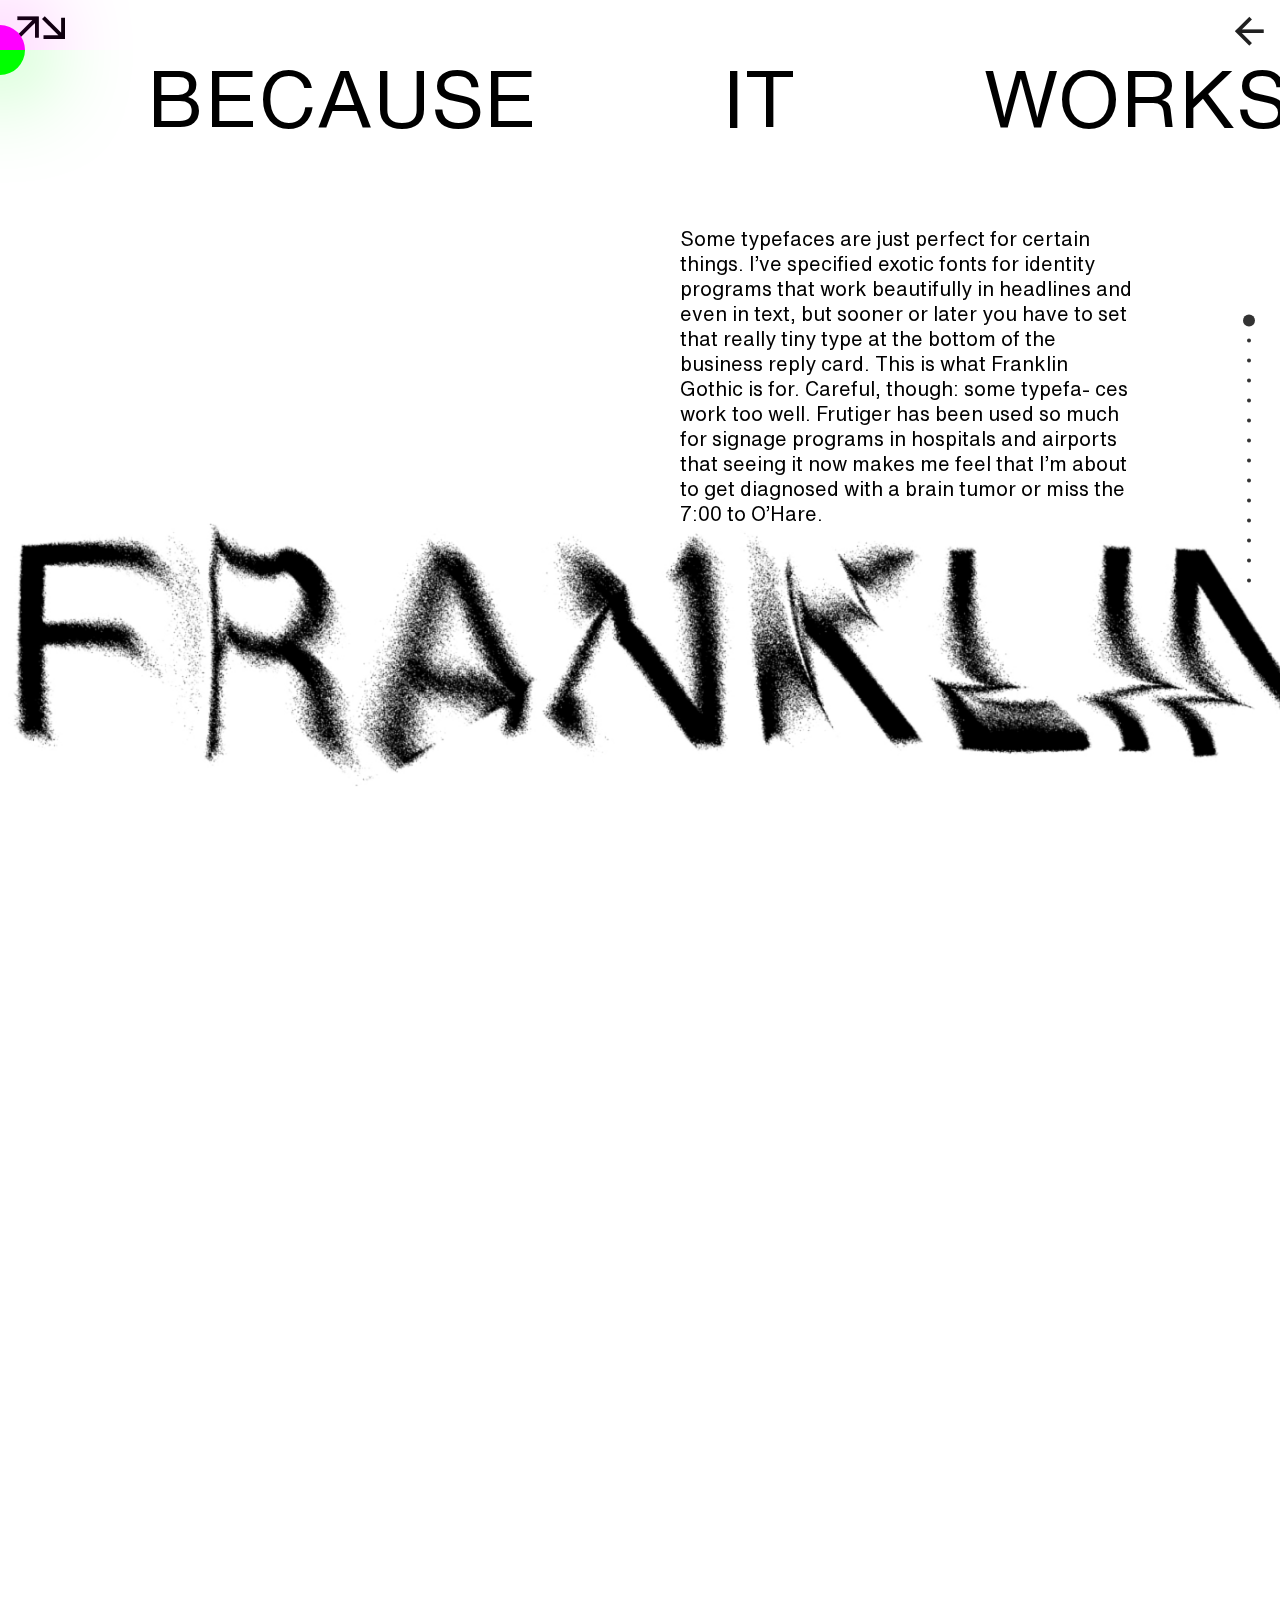
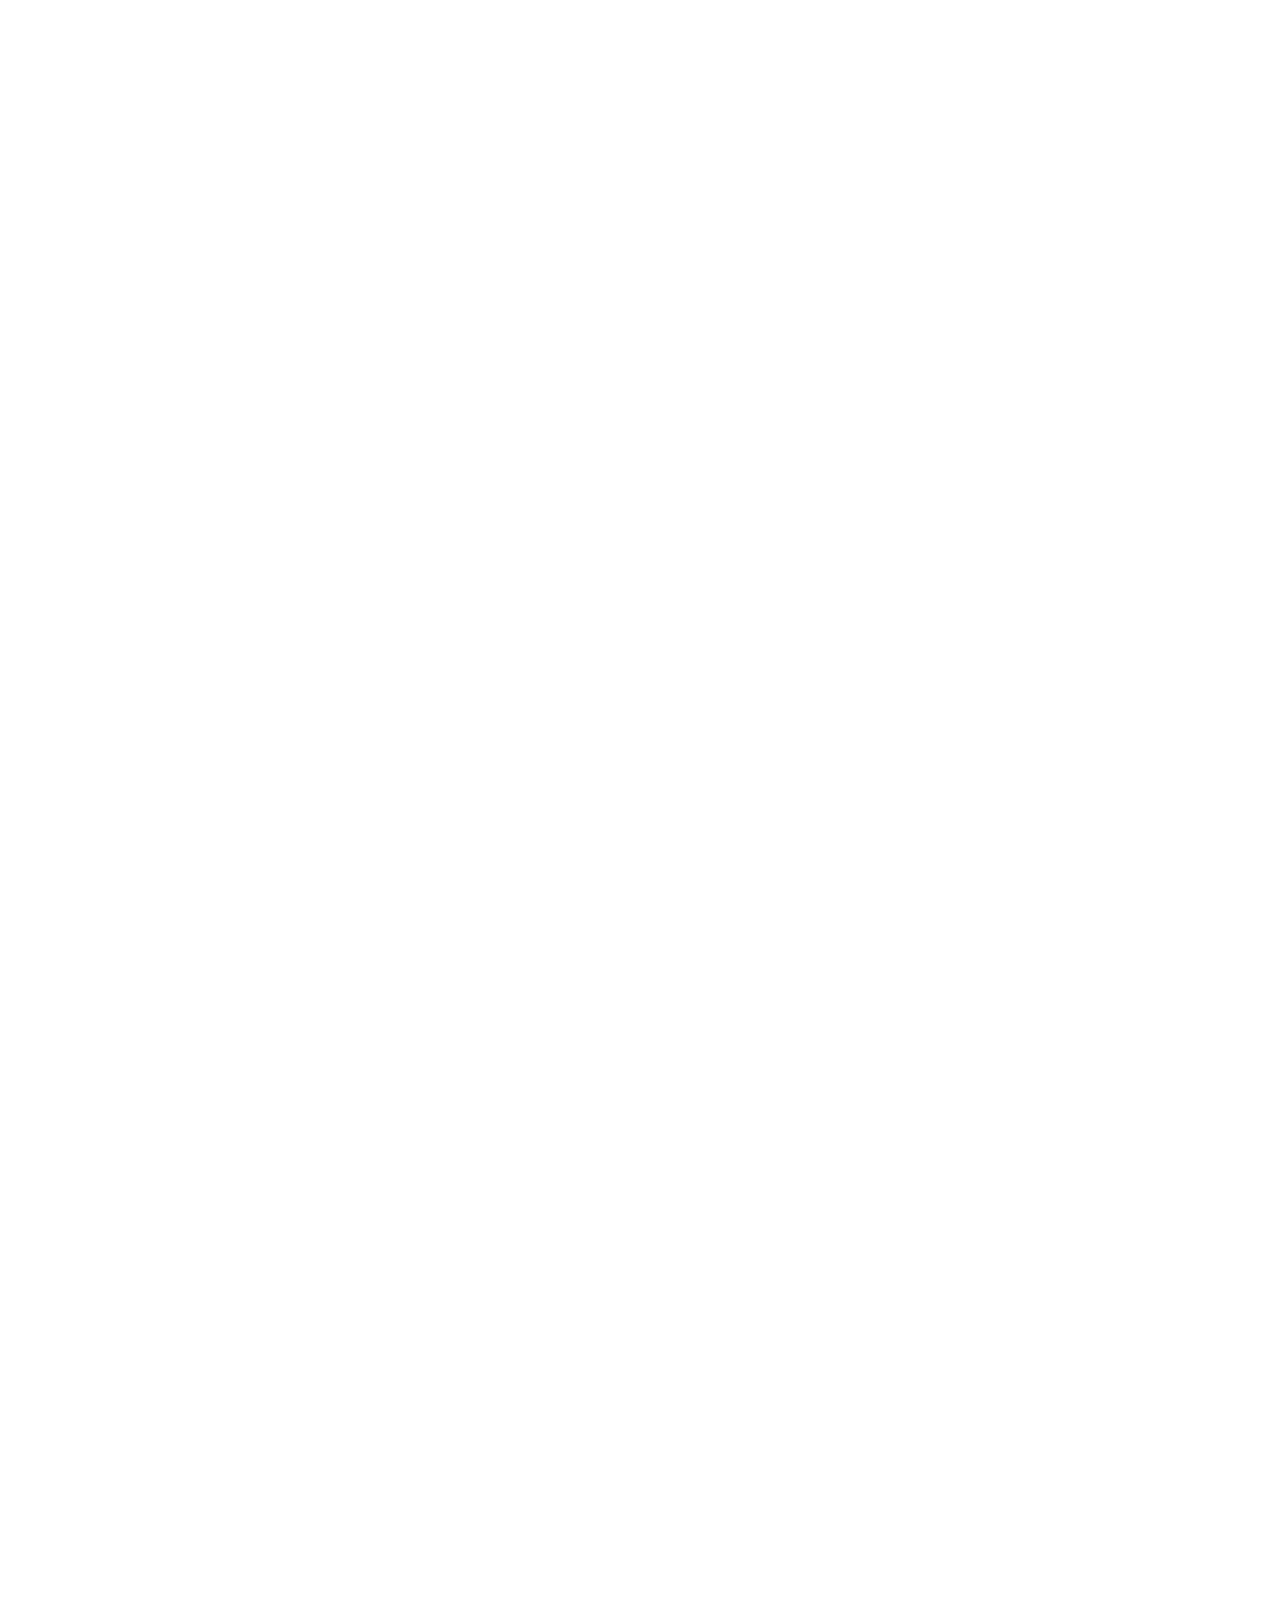
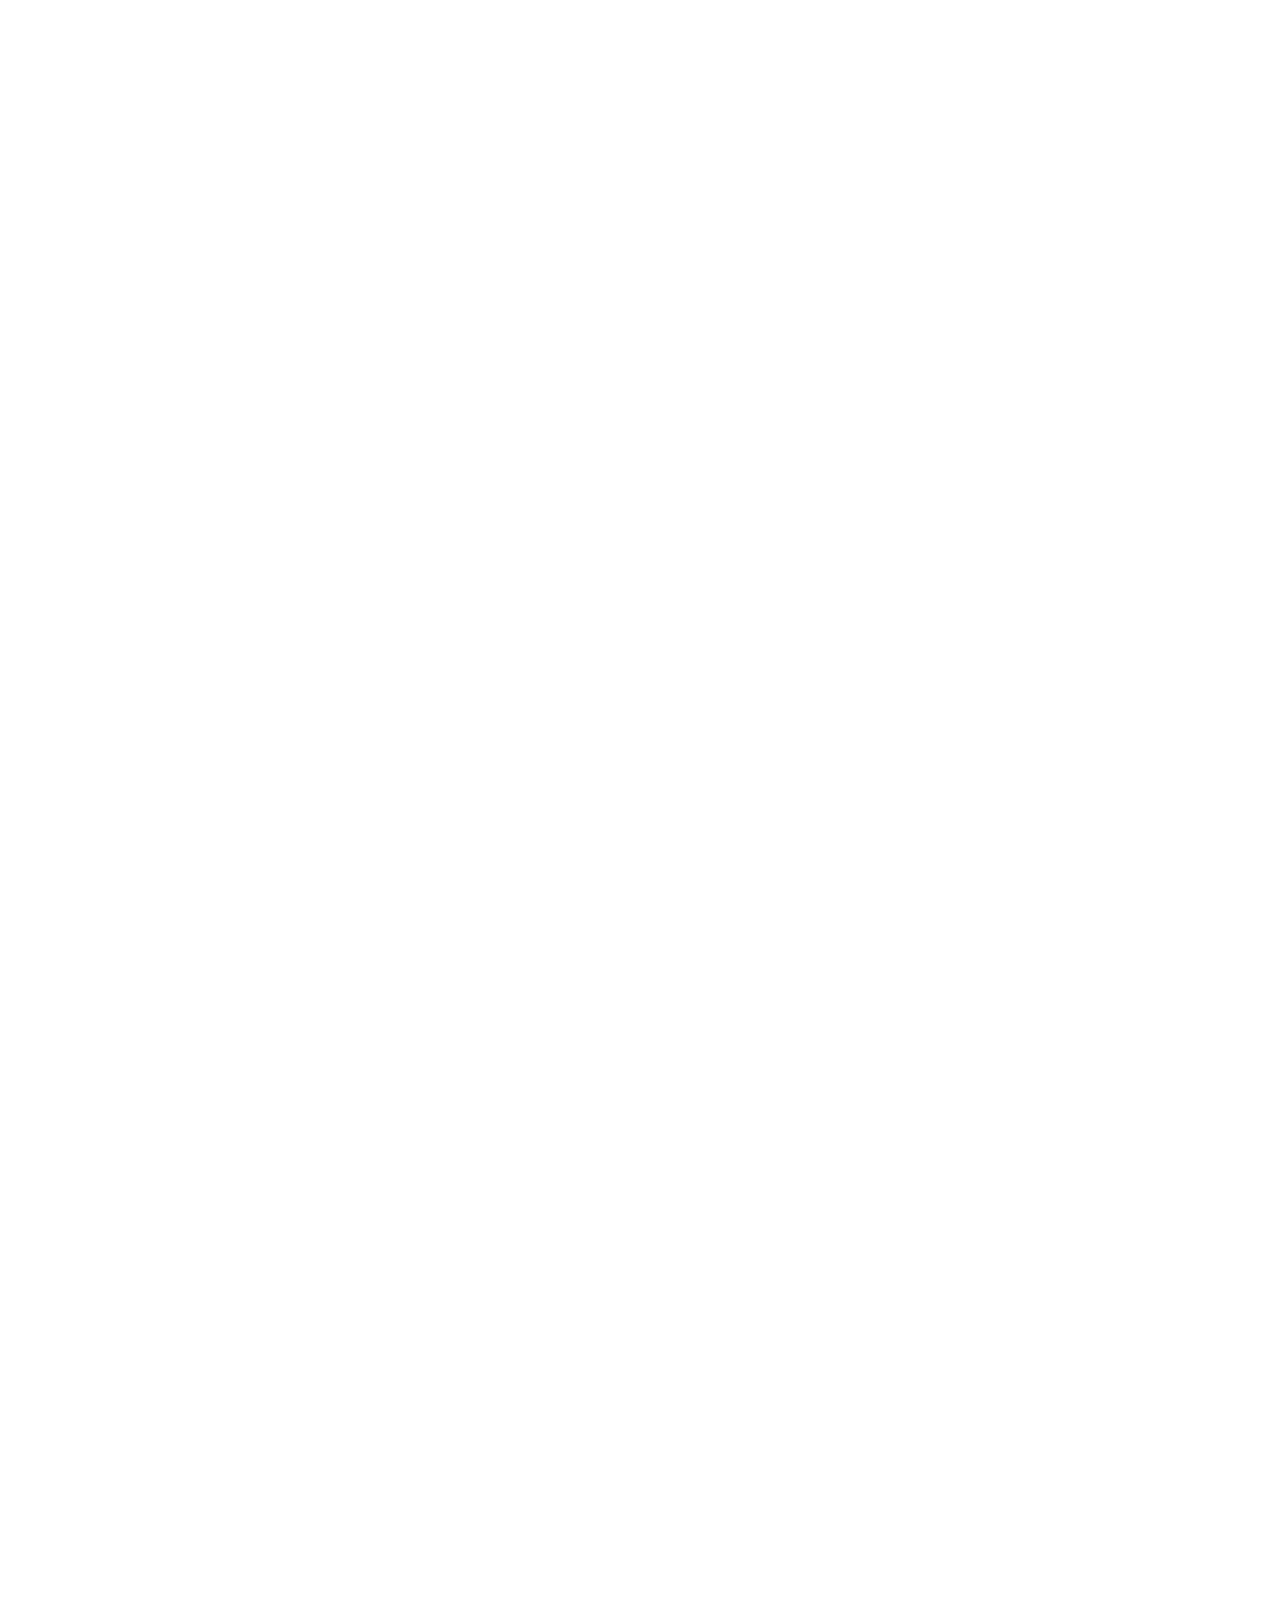
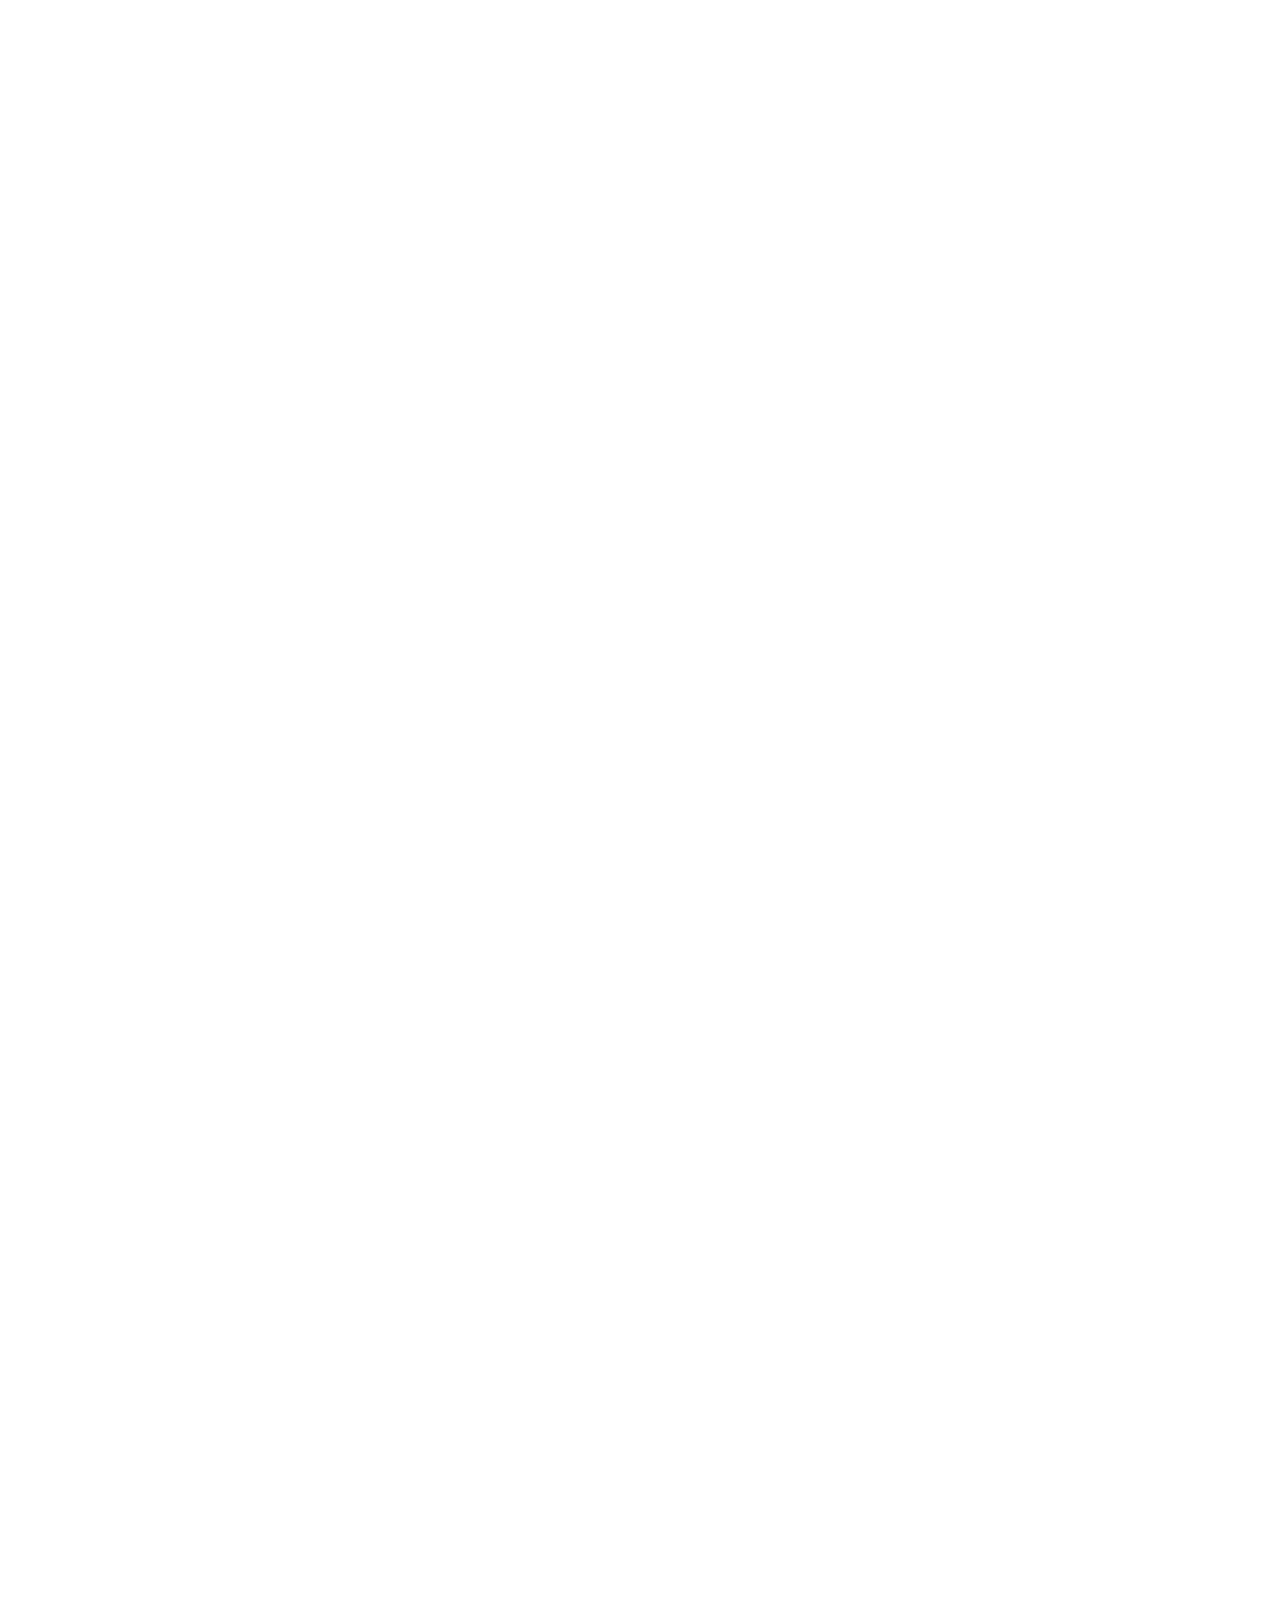
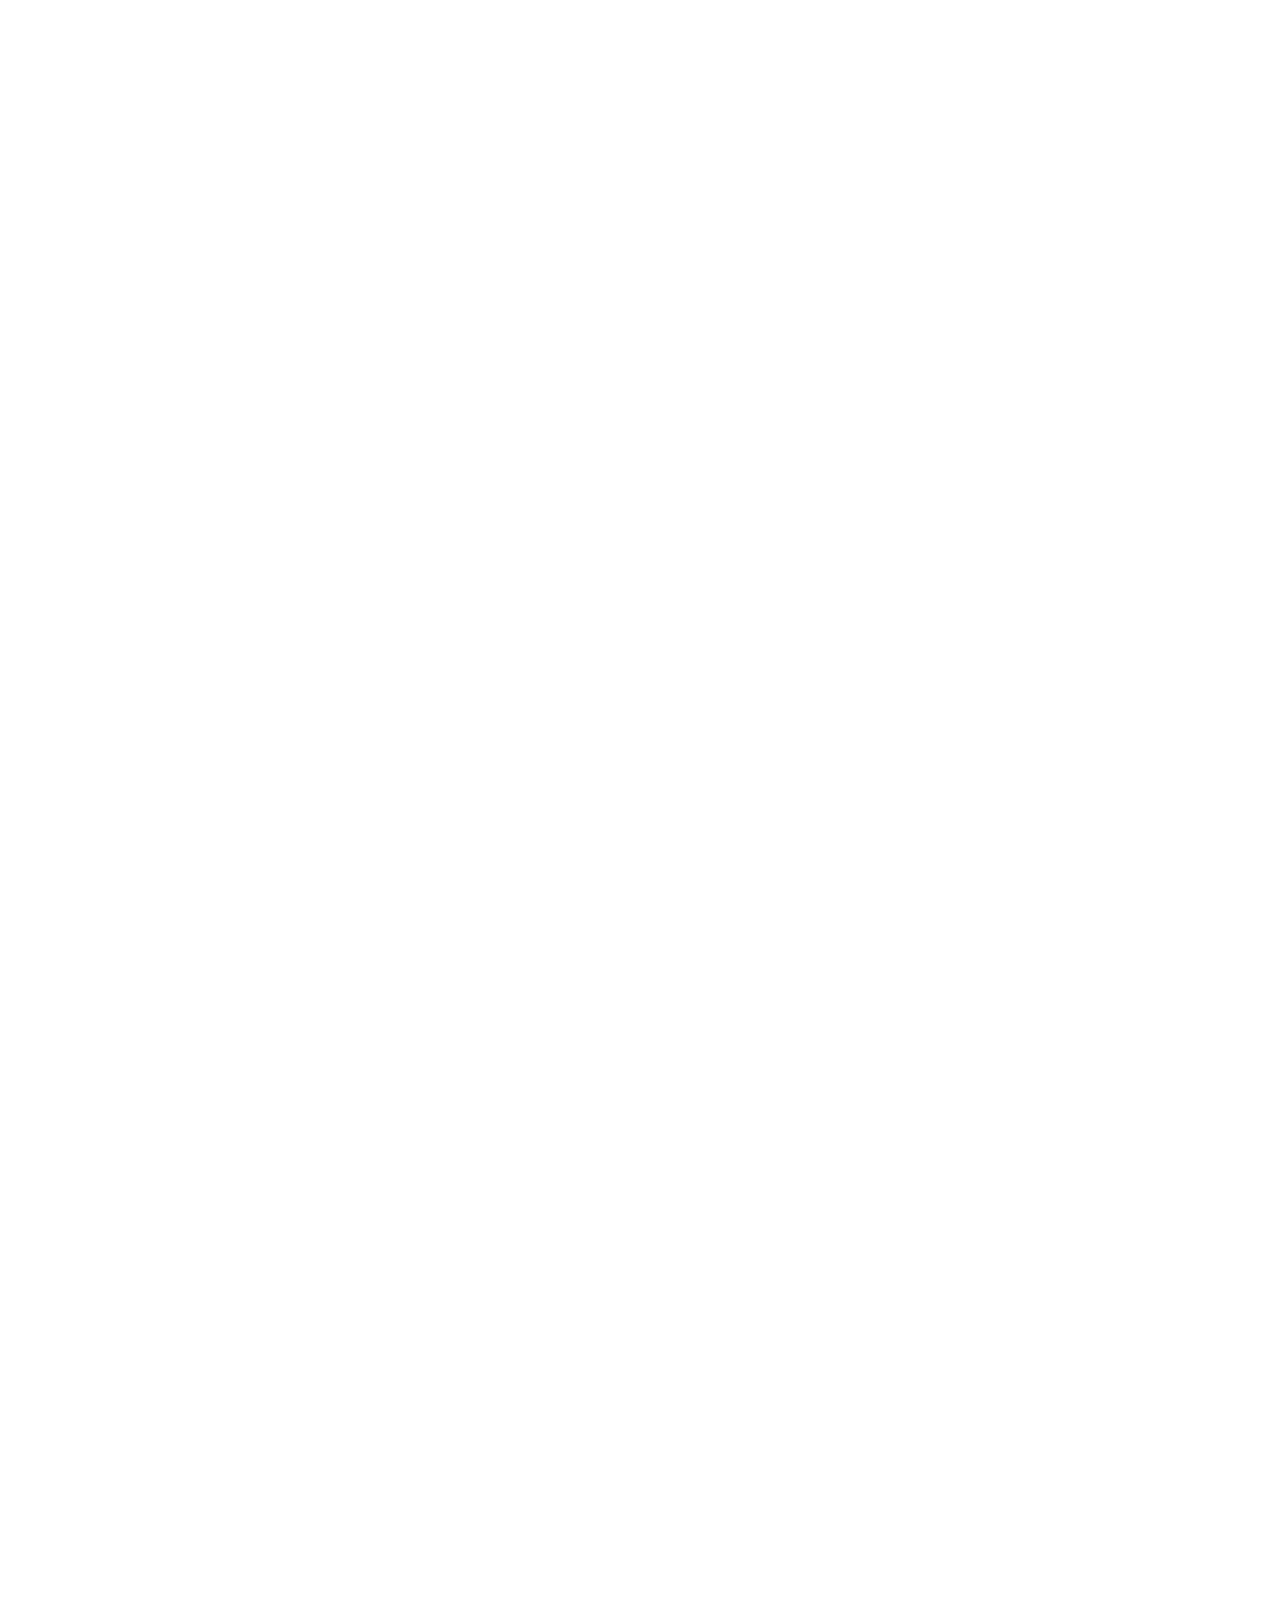
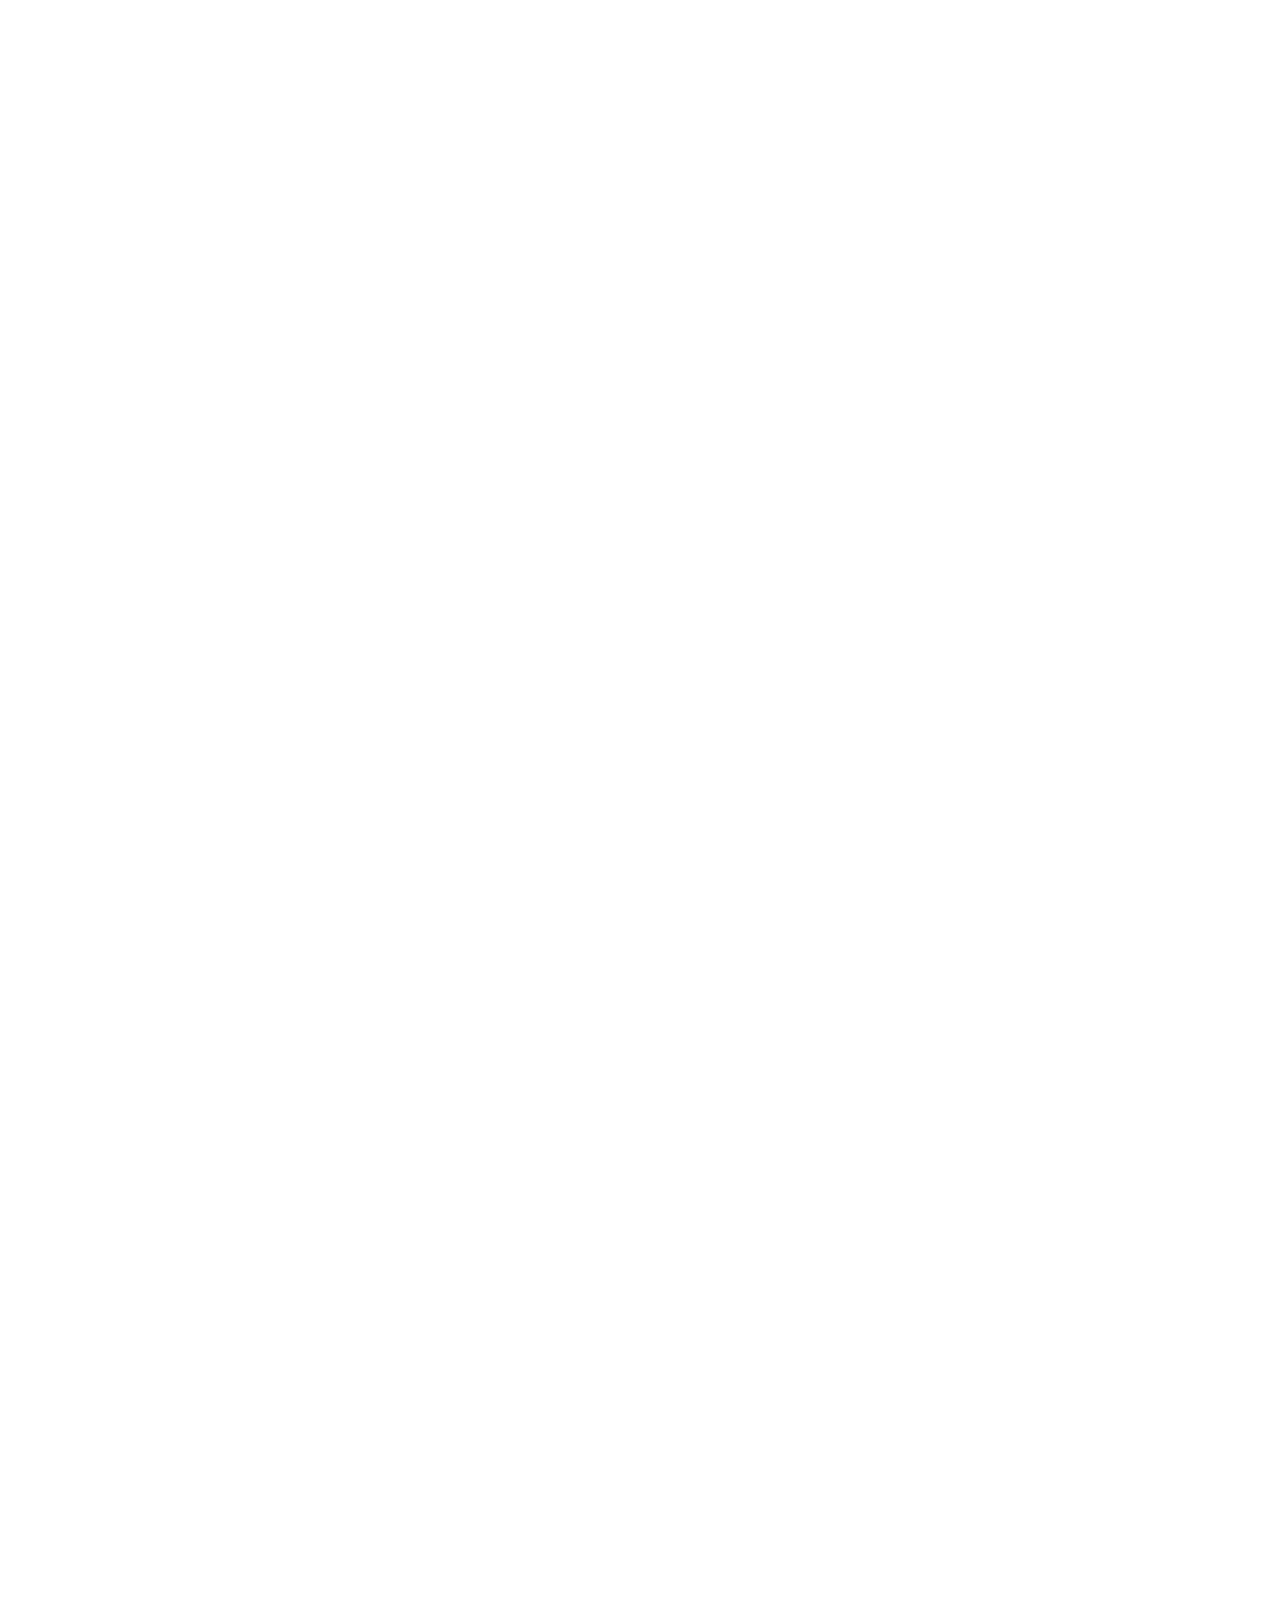
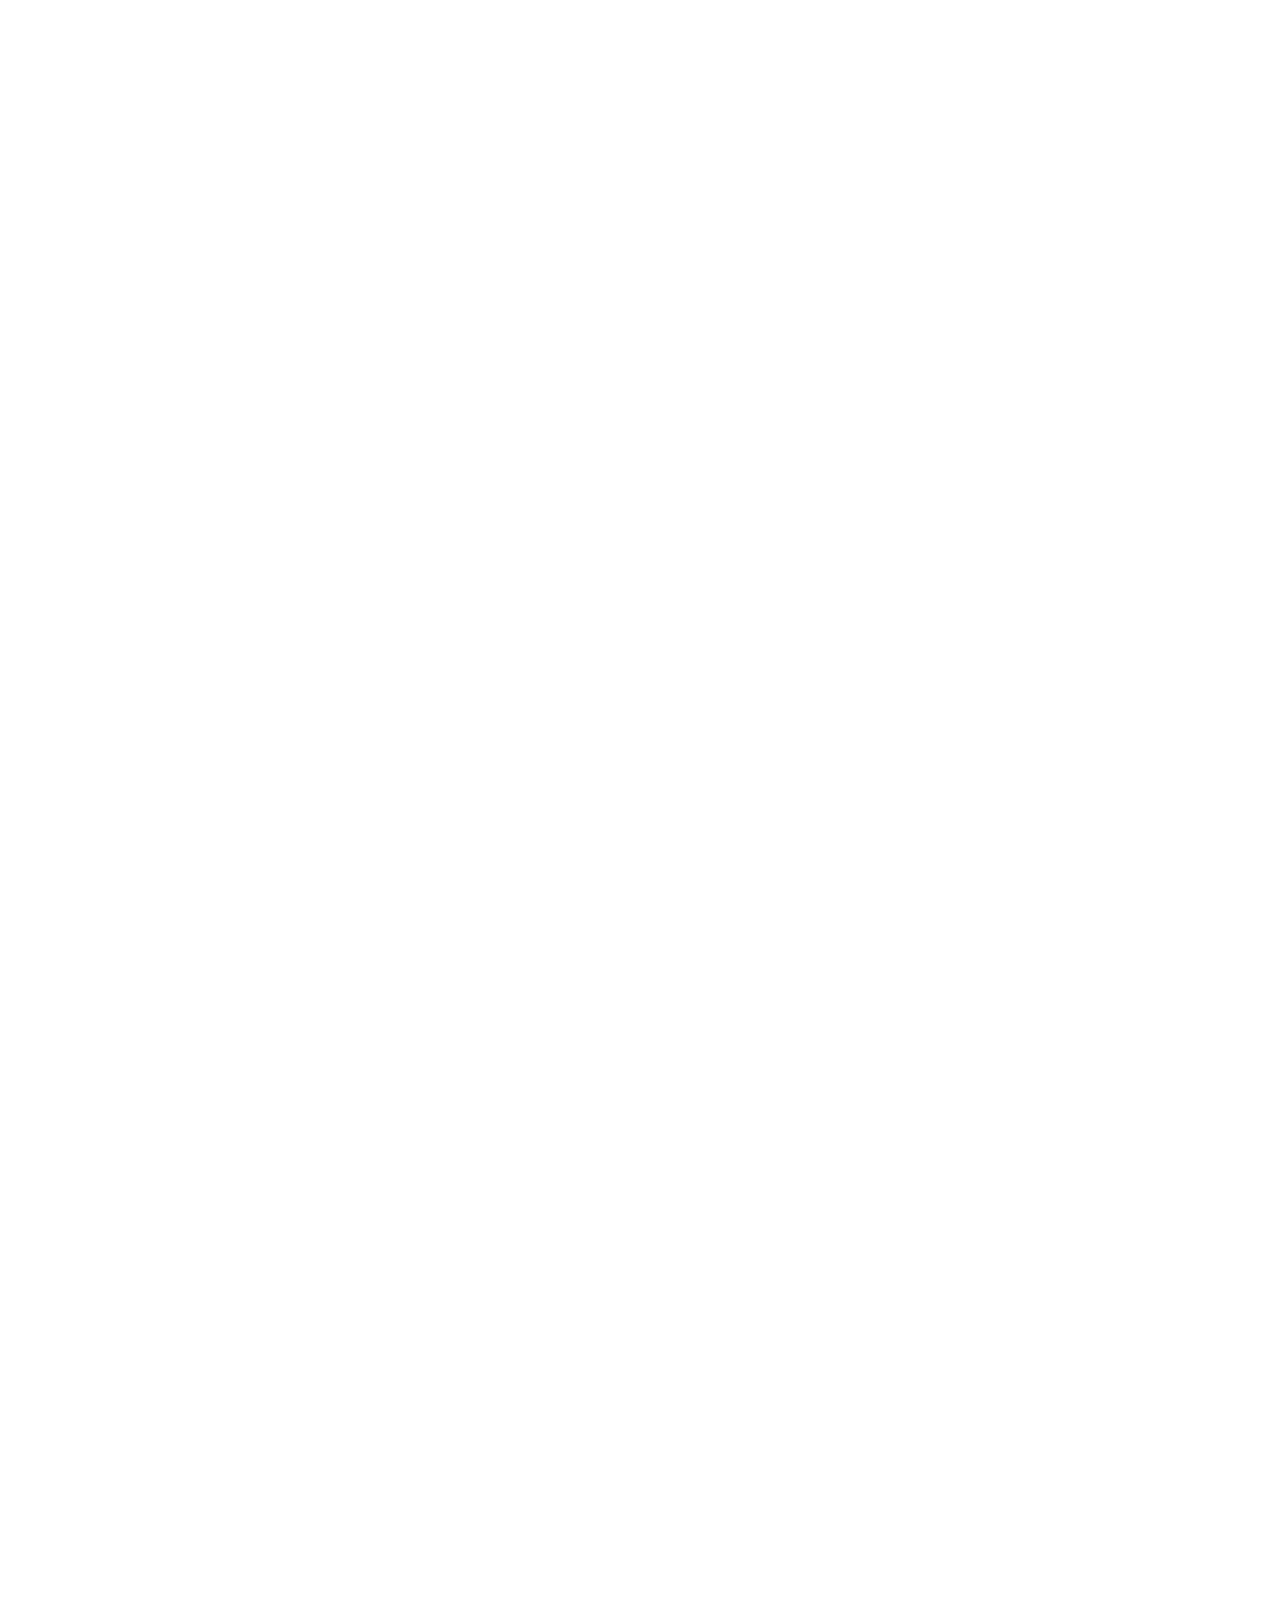
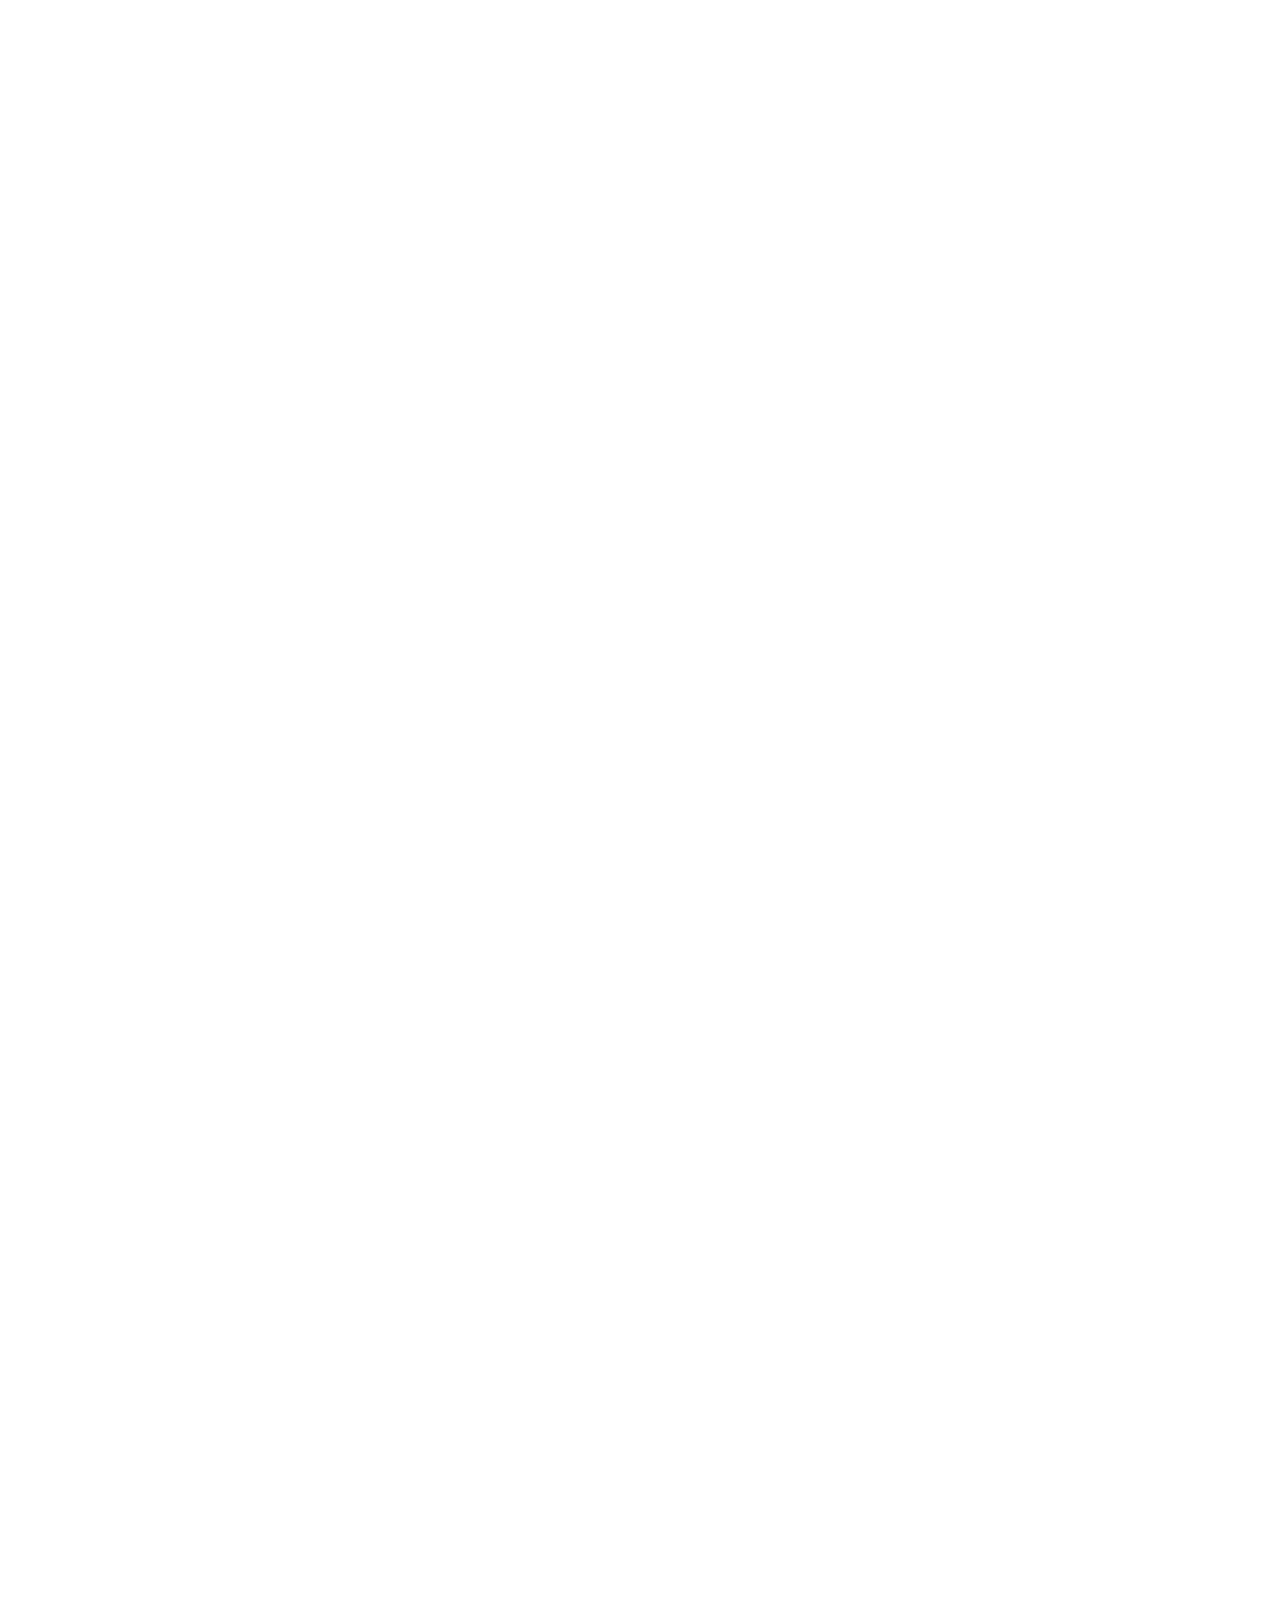
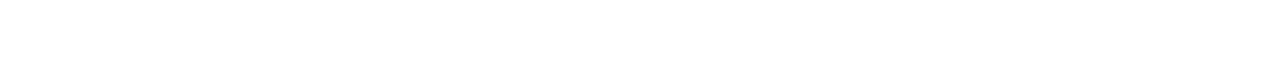
<file: pages/artigo1-cards.html>
<!DOCTYPE html>
<html lang="en">
<head>
    <meta charset="UTF-8">
    <meta http-equiv="X-UA-Compatible" content="IE=edge">
    <meta name="viewport" content="width=device-width, initial-scale=1.0">
    <link rel="stylesheet" href="../styles/artigo1_cards.css">
    <link rel="stylesheet" href="../styles/fullpage.min.css">
    <link rel="stylesheet" href="../styles/flexboxgrid.min.css">
    <link rel="stylesheet" href="../styles/components/header.css">
    <title>Artigo 1</title>
</head>
<body>
   
        <div class="nav">
            <div class="nav-logo">
            <a href="../index.html">
                <img class="logo" src="../images/logo.png" alt="" />
                </a>
            </div>
            <div class="nav-back">
                <a href="../pages/artigo1.html">
                    <img class="logo" src="../images/Back_Arrow.png" alt="" />
                    </a>
                </div>
            </div>
            <div class="cursor"></div>
   <div id="fullpage">
            <section class="section it-works">
                <div id="artigo1-1"></div>
                <div class="intro-text">
                    <div class="it-works__content">
                        <div class="col-xs-offset-1">Because</div>
                        <div class="col-xs-offset-1">It</div>
                        <div class="col-xs-offset-1">Works</div>
                    </div>
                </div>
                <div class="menu-text">
                    <p class="col-xs-offset-6 col-xs-5">Some typefaces are just perfect for certain things. I’ve specified exotic fonts for identity programs that work beautifully in headlines and even in text, but sooner or later you have to set that really tiny type at the bottom of the business reply card. This is what Franklin Gothic is for. Careful, though: some typefa- ces work too well. Frutiger has been used so much for signage programs in hospitals and airports that seeing it now makes me feel that I’m about to get diagnosed with a brain tumor or miss the 7:00 to O’Hare.
                    </p>
                </div>

            </section>

            <section class="section its-history">
                <div id="artigo1-2"></div>
                <div class="intro-text">
                    <div class="its-history__content">
                        <div class="its-history__content__up">
                            <div class="col-xs-1">Because</div>
                        </div>
                        <div class="its-history__content__down">
                            <div class="col-xs-offset-1">You</div>
                            <div class="col-xs-offset-1">Like</div>
                            <div class="col-xs-offset-0.5">Its</div>
                            <div class="col-xs-offset-1">History</div>
                        </div>
                    </div>
                </div>
                <div class="menu-text">
                    <p class="col-xs-offset-1 col-xs-5">I’ve heard of several projects where the designer found a font that was created the same year the client’s organization was founded. This must give the recommendation an aura of manifest destiny that is positively irresistible. I haven’t had that luck yet, but still try to find the same kind of evocative alignment. For instance, I was never a fan of Aldo Novarese’s Eurostyle, but I came to love it while working on a monograph on Eero Saarinen: they both share an expressiveness peculiar to the postwar optimism of the 1950’s.</p>
                </div>
            </section>

            <section class="section its-name">
                <div id="artigo1-3"></div>
                <div class="intro-text">
                    <div class="its-name__content">
                        <div class="its-name__content__up">
                            <div class="col-xs-offset-1">Because</div>
                        </div>
                        <div class="its-name__content__down">
                            <div class="col-xs-1">You</div>
                            <div class="col-xs-offset-1">Like</div>
                            <div class="col-xs-offset-1">Its</div>
                            <div class="col-xs-offset-1">Name</div>
                        </div>
                    </div>
                </div>
                <div class="menu-text">
                    <p class="col-xs-offset-4 col-xs-5">Once I saw a project in a student portfolio that undertook the dubious challenge of redesigning the Tiffany’s identity. I particularly disliked the font that was used, and I politely asked what it was. “Oh,” came the enthusiastic response, “that’s the best part! It’s called Tiffany!” On the other hand, Bruce Mau designed Spectacle, the book he created with David Rockwell, using the typeface Rockwell. I thought this was funny.</p>
                </div>
            </section>

            <section class="section who-designed">
                <div id="artigo1-4"></div>
                <div class="intro-text">
                    <div class="who-designed__content">
                        <div class="who-designed__content__up">
                            <div class="col-xs-offset-1">Because</div>
                        </div>
                        <div class="who-designed__content__down">
                            <div class="col-xs-1">Of</div>
                            <div class="col-xs-offset-1">Who</div>
                            <div class="col-xs-offset-1">Designed</div>
                            <div class="col-xs-offset-1">It</div>
                        </div>
                    </div>
                </div>
                <div class="menu-text">
                    <p class="col-xs-offset-6 col-xs-5">Once I was working on a project where the client group included some very strong-minded architects. I picked Cheltenham, an idiosyncratic typeface that was not only well-suited
                        to the project’s requirements, but was one of the few I know that was designed by an architect, Bertram Goodhue. Recently, I designed a publications program for a girls’ school. I used
                        a typeface that was designed by a woman and named after another, Zuzana Licko’s Mrs. Eaves. In both cases, my clients knew that the public would be completely unaware of the 17 story behind the font selection, but took some comfort in it nonetheless. I did too.</p>
                </div>
            </section>

            <section class="section was-there">
                <div id="artigo1-5"></div>
                <div class="intro-text">
                    <div class="was-there__content">
                        <div class="was-there__content__up">
                            <div class="col-xs-offset-1">Because</div>
                        </div>
                        <div class="was-there__content__down">
                            <div class="col-xs-offset-2">It</div>
                            <div class="col-xs-offset-1">Was</div>
                            <div class="col-xs-offset-1">There</div>
                        </div>
                    </div>
                </div>
                <div class="menu-text">
                    <p class="col-xs-offset-2 col-xs-5">Sometimes a typeface is already living on the premises when you show up, and it just seems mean to evict it. “We use Baskerville and Univers 65 on all our materials, but feel free to make an alternate suggestion.” Really? Why bother? It’s like one of those shows where the amateur chef is given a turnip, a bag of flour, a leg of lamb and some maple syrup and told to make a dish out of it. Sometimes it’s something you’ve never used before, which 19 makes it even more fun.</p>
                </div>
            </section>

            <section class="section made-you">
                <div id="artigo1-6"></div>
                <div class="intro-text">
                    <div class="made-you__content">
                        <div class="made-you__content__up">
                            <div class="col-xs-offset-1">Because</div>
                        </div>
                        <div class="made-you__content__down">
                            <div class="col-xs-offset-1">They</div>
                            <div class="col-xs-offset-1">Made</div>
                            <div class="col-xs-offset-2">You</div>
                        </div>
                    </div>
                </div>
                <div class="menu-text">
                    <p class="col-xs-offset-7 col-xs-5">And sometimes it’s something you’ve never used before, for good reason. “We use ITC Eras on all our materials.” “Can I make an alternate suggestion?” “No.” This is when blind embos- sing comes in handy.</p>
                </div>
            </section>

            <section class="section reminds-you">
                <div id="artigo1-7"></div>
                <div class="intro-text">
                    <div class="reminds-you__content">
                        <div class="reminds-you__content__up">
                            <div class="col-xs-1">Because</div>
                        </div>
                        <div class="reminds-you__content__down">
                            <div class="col-xs-1">It</div>
                            <div class="col-xs-3">Reminds</div>
                            <div class="col-xs-offset-1">You of something</div>
                        </div>
                    </div>
                </div>
                <div class="menu-text">
                    <p class="col-xs-offset-5 col-xs-5">Whenever I want to make words look straightforward, conversational, and smart, I frequently consider Futura, upper and lower case. Why? Not because Paul Renner was straightforward, conversational, and smart, although he might have been. No, it’s because 45 years ago, Helmut Krone decided to use Futura in Doyle Dane Bernbach’s advertising for Volkswagen, and they still use it today. One warning, however: what reminds you of something may remind someone else of something else.</p>
                </div>
            </section>

            <section class="section its-beautiful">
                <div id="artigo1-8"></div>
                <div class="intro-text">
                    <div class="its-beautiful__content">
                        <div class="its-beautiful__content__up">
                            <div class="col-xs-offset-1">Because</div>
                        </div>
                        <div class="its-beautiful__content__down">
                            <div class="col-xs-offset-2">It's</div>
                            <div class="col-xs-offset-1">Beautiful</div>
                        </div>
                    </div>
                </div>
                <div class="menu-text">
                    <p class="col-xs-offset-1 col-xs-5">Cyrus Highsmith’s Novia is now commercially available. He originally designed it for the headlines in Martha Stewart Weddings. Resistance is futile, at least mine is.</p>
                </div>
            </section>

            <section class="section its-ugly">
                <div id="artigo1-9"></div>
                <div class="intro-text">
                    <div class="its-ugly_content">
                        <div class="its-ugly__content__up">
                            <div class="col-xs-offset-1">Because</div>
                        </div>
                        <div class="its-ugly__content__down">
                            <div class="col-xs-offset-3">It's</div>
                            <div class="col-xs-offset-2">Ugly</div>
                        </div>
                    </div>
                </div>
                <div class="menu-text">
                    <p class="col-xs-offset-3 col-xs-5">About 10 years ago, I was asked to redesign the logo for New York magazine. Milton Glaser had based the logo on Bookman Swash Italic, a typeface I found unimaginably dated and ugly. But Glaser’s logo had replaced an earlier one by Peter Palazzo that was based on Caslon Italic. I proposed we return to Caslon, and distinctly remember saying, “Bookman Swash Italic is always going to look ugly.” The other day, I saw something in the office that really caught my eye. It was set in Bookman Swash Italic, and it looked great. Ugly, but great.</p>
                </div>
            </section>

            <section class="section its-boring">
                <div id="artigo1-10"></div>
                <div class="intro-text">
                    <div class="its-boring_content">
                        <div class="its-boring__content__up">
                            <div class="col-xs-offset-1">Because</div>
                        </div>
                        <div class="its-boring__content__down">
                            <div class="col-xs-offset-2">It's</div>
                            <div class="col-xs-offset-3">Boring</div>
                        </div>
                    </div>
                </div>
                <div class="menu-text">
                    <p class="col-xs-offset-5 col-xs-5">Tibor Kalman was fascinated with boring typefaces. “No, this one is too clever, this one is too interesting,” he kept saying when showed him the fonts I was proposing for his monograph. Anything but a boring typeface, he felt, got in the way of the ideas. We settled on Trade Gothic.</p>
                </div>
            </section>
      
            <section class="section its-special">
                <div id="artigo1-11"></div>
                <div class="intro-text">
                    <div class="its-special__content">
                        <div class="its-special__content__up">
                            <div class="col-xs-offset-1">Because</div>
                        </div>
                        <div class="its-special__content__down">
                            <div class="col-xs-1">It's</div>
                            <div class="col-xs-offset-3">Special</div>
                        </div>
                    </div>
                </div>
                <div class="menu-text">
                    <p class="col-xs-offset-6 col-xs-5">In design as in fashion, nothing beats bespoke tailoring. I’ve commissioned custom typefa- ces from Jonathan Hoefler and Tobias Frere- Jones and Joe Finocchiaro, and we’re currently working with Matthew Carter and Chester. It is the ultimate indulgence, but well worth the extra effort. Is this proliferation? I say bring it on.</p>
                </div>
            </section>
        
            <section class="section you-believe">
                <div id="artigo1-12"></div>
                <div class="intro-text">
                    <div class="you-believe__content">
                        <div class="you-believe__content__up">
                            <div class="col-xs-offset-1">Because</div>
                        </div>
                        <div class="you-believe__content__down">
                            <div class="col-xs-1">You</div>
                            <div class="col-xs-offset-2">Believe</div>
                            <div class="col-xs-offset-1">In</div>
                            <div class="col-xs-offset-1">It</div>
                        </div>
                    </div>
                </div>
                <div class="menu-text">
                    <p class="col-xs-offset-2 col-xs-5">Sometimes I think that Massimo Vignelli may be using too many typefaces, not too few. A true fundamentalist requires a monotheistic worldview: one world, one typeface. The desig- ners at Experimental Jetset have made the case for Helvetica. My partner Abbott Miller had a period of life he calls “The Scala Years” when he used that typeface almost exclusively. When the time is right, I might make that kind of commitment myself.</p>
                </div>
            </section>
      
            <section class="section you-cant">
                <div id="artigo1-13"></div>
                <div class="intro-text">
                    <div class="you-cant__content">
                        <div class="you-cant__content__up">
                            <div class="col-xs-offset-1">Because</div>
                        </div>
                        <div class="you-cant__content__down">
                            <div class="col-xs-offset-2">You</div>
                            <div class="col-xs-offset-2">Can't</div>
                            <div class="col-xs-offset-1">Not</div>
                        </div>
                    </div>
                </div>
                <div class="menu-text">
                    <p class="col-xs-offset-6 col-xs-5">Princeton Architectural Press is about to publish a collection of essays I’ve written, many of which first appeared here on Design Observer. I wanted it to feel like a real book for readers — it has no pictures — so I asked Abbott to design it. He suggested we set each one of the 79 pieces in a different typeface. I loved this idea, but wasn’t sure how far he’d want to go with it. “What about the one called ‘I Hate ITC Garamond?’” I asked him. “Would we set it in ITC Garamond?” He looked at me as if I was crazy. “Of course,” he said.</p>
                </div>
            </section>
            <section class="section ending-a1">   
              
            </section>
   </div>
   <script src="../styles/components/fullpage.min.js"></script>
   <script src="../styles/components/app.js"></script>
   <script src="../styles/components/cursor.js"> </script>

</body>
</html>
</file>
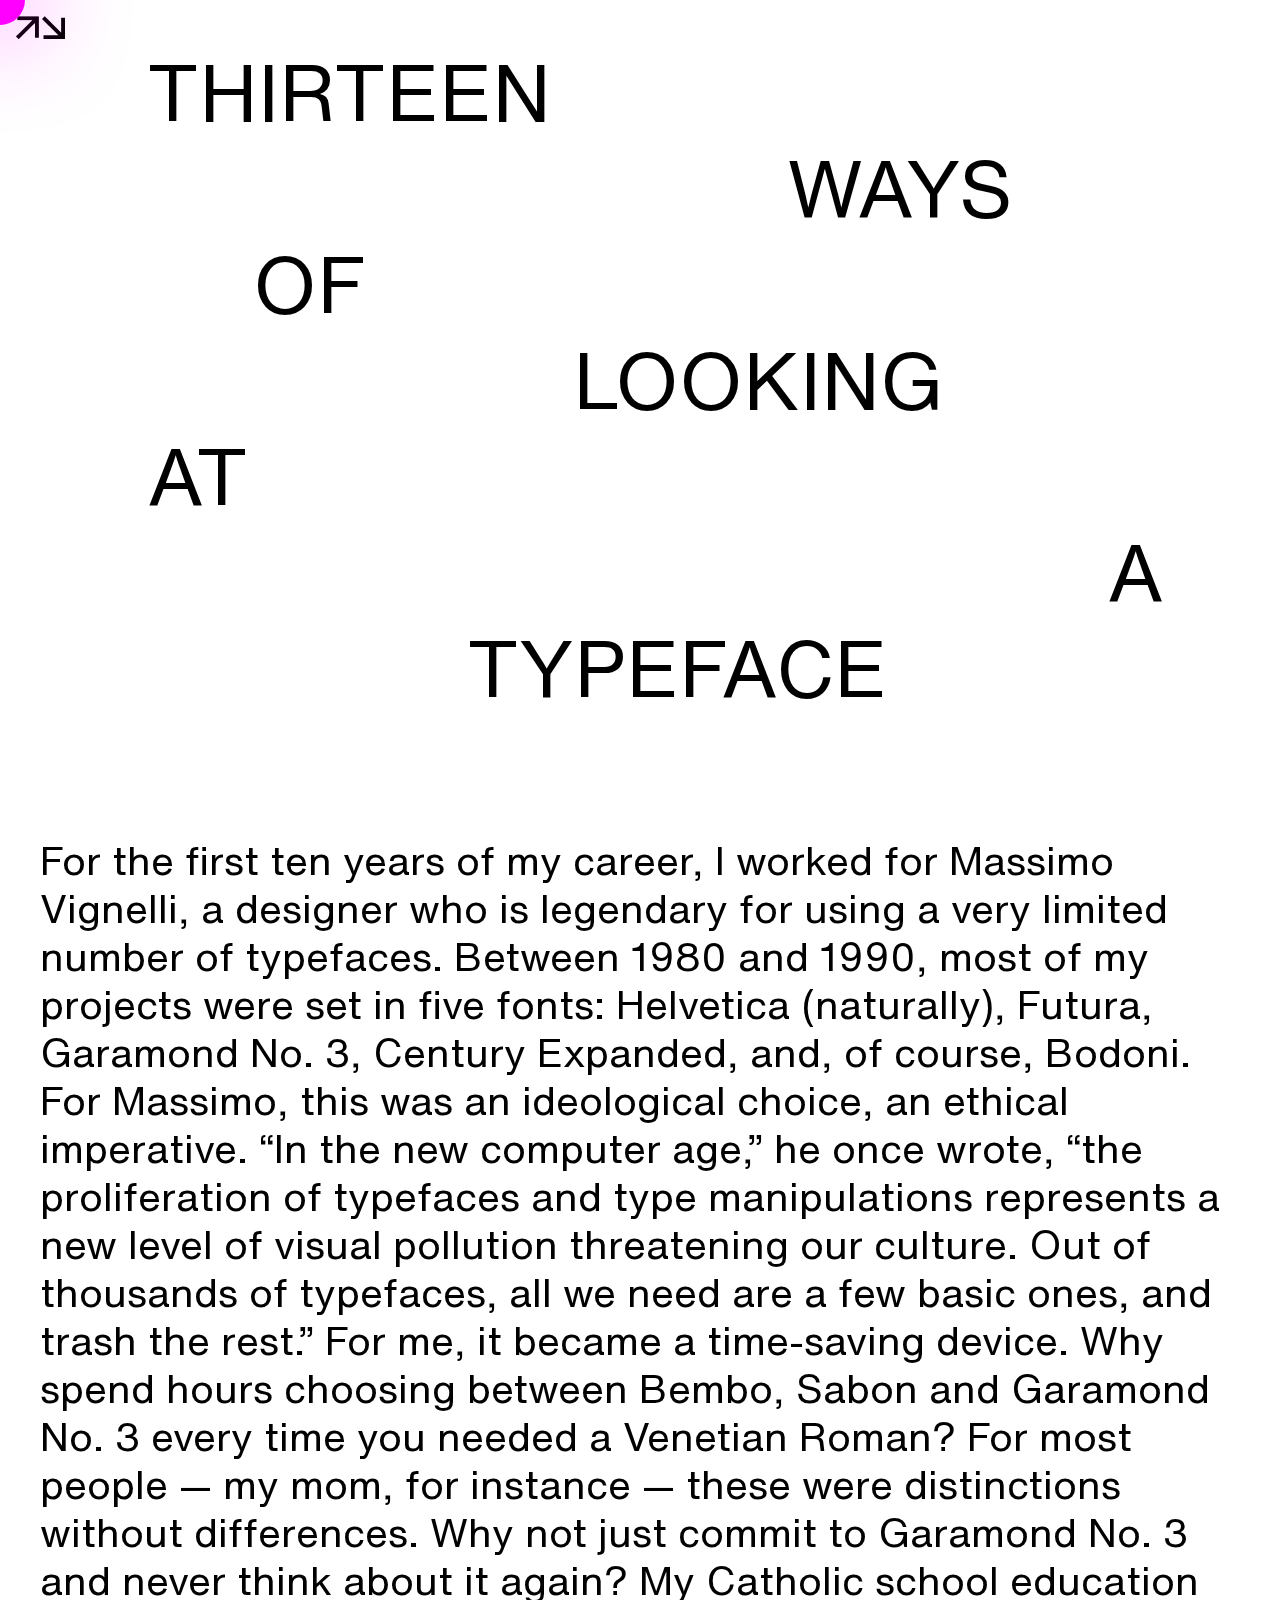
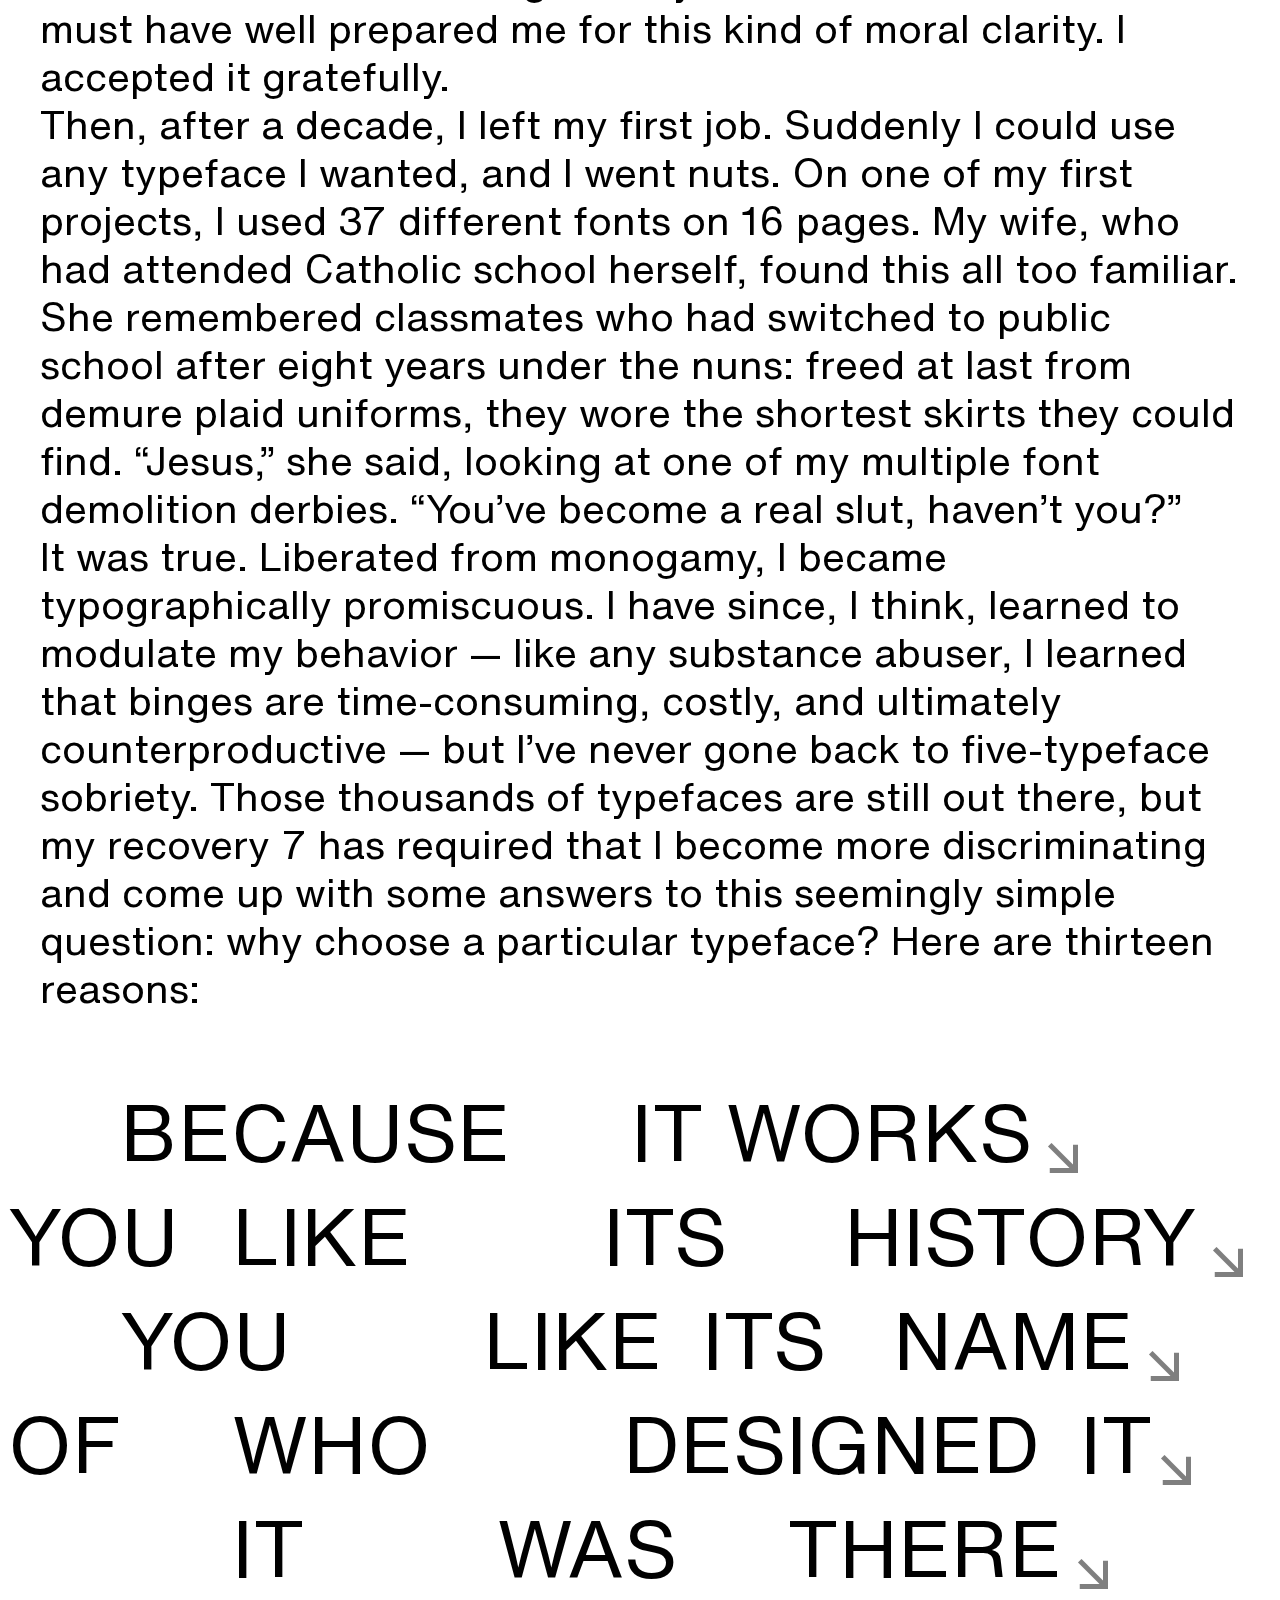
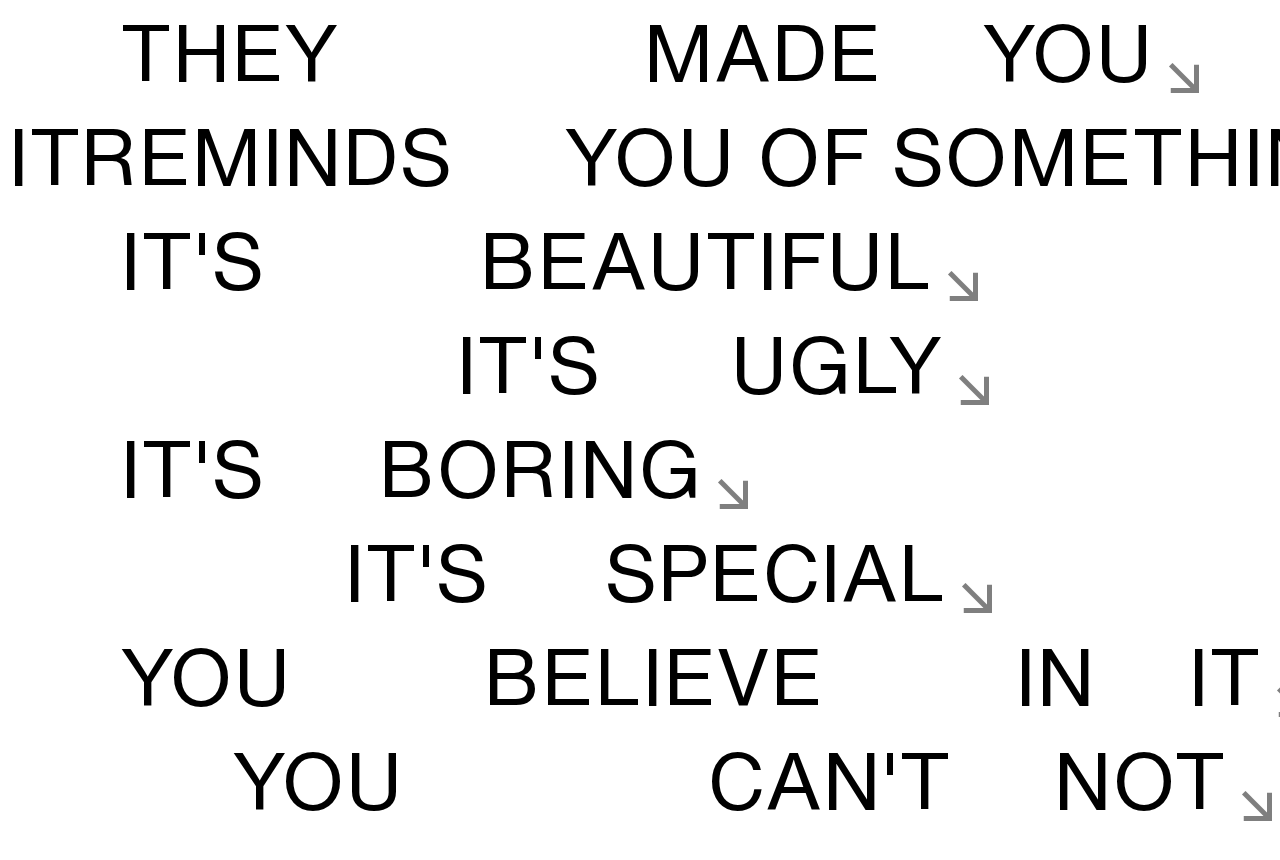
<file: pages/artigo1.html>
<!DOCTYPE html>
<html lang="en">
<head>
    <meta charset="UTF-8">
    <meta http-equiv="X-UA-Compatible" content="IE=edge">
    <meta name="viewport" content="width=device-width, initial-scale=1.0">
    <link rel="stylesheet" href="../styles/artigo1.css">
    <link rel="stylesheet" href="../styles/fullpage.min.css">
    <link rel="stylesheet" href="../styles/flexboxgrid.min.css">
    <link rel="stylesheet" href="../styles/components/header.css">

    <title>Artigo 1</title>
    
</head>
<body>
    <div class="cursor"></div>
    <div class="nav">
        <div class="nav-logo">
        <a href="../index.html">
            <img class="logo" src="../images/logo.png" alt="" />
            </a>
        </div>
        <div class="nav-back">
          
            </div>
        </div>
    <section class="section article-intro">
        <div class="intro-text">
            <div class="article-intro__content">
            <div class="col-xs-offset-1">Thirteen</div>
            <div class="col-xs-offset-7">Ways</div>
            <div class="col-xs-offset-2">Of</div>
            <div class="col-xs-offset-5">Looking</div>
            <div class="col-xs-offset-1">At</div>
            <div class="col-xs-offset-10">A</div>
            <div class="col-xs-offset-4">Typeface</div>
        </div>    
   </section>
   <section class="section article-text">
        <p>For the first ten years of my career, I worked for Massimo Vignelli, a designer who is legendary for using a very limited number of typefaces. Between 1980 and 1990, most of my projects were set in five fonts: Helvetica (naturally), Futura, Garamond No. 3, Century Expanded, and, of course, Bodoni. <br>
            For Massimo, this was an ideological choice, an ethical imperative. “In the new computer age,” he once wrote, “the proliferation of typefaces and type manipulations represents a new level of visual pollution threatening our culture. Out of thousands of typefaces, all we need are a few basic ones, and trash the rest.” For me, it became a time-saving device. Why spend hours choosing between Bembo, Sabon and Garamond No. 3 every time you needed a Venetian Roman? For most people — my mom, for instance — these were distinctions without differences. Why not just commit to Garamond No. 3 and never think about it again? My Catholic school education must have well prepared me for this kind of moral clarity. I accepted it gratefully. <br>
            Then, after a decade, I left my first job. Suddenly I could use any typeface I wanted, and I went nuts. On one of my first projects, I used 37 different fonts on 16 pages. My wife, who had attended Catholic school herself, found this all too familiar. She remembered classmates who had switched to public school after eight years under the nuns: freed at last from demure plaid uniforms, they wore the shortest skirts they could find. “Jesus,” she said, looking at one of my multiple font demolition derbies. “You’ve become a real slut, haven’t you?” <br>
            It was true. Liberated from monogamy, I became typographically promiscuous. I have since, I think, learned to modulate my behavior — like any substance abuser, I learned that binges are time-consuming, costly, and ultimately counterproductive — but I’ve never gone back to five-typeface sobriety. Those thousands of typefaces are still out there, but my recovery 7 has required that I become more discriminating and come up with some answers to this seemingly simple question: why choose a particular typeface? Here are thirteen reasons:</p>
   </section>
      <section class="section index">
            <div class="intro-text">
                <div class="index__content">
                    <div class="col-xs-offset-1">Because</div>
                    <a href="./artigo1-cards.html#artigo1-1">
                        <div class="index__content__align">
                            <div class="col-xs-offset-1">It works</div>
                            <img src="../images/arrow.png">
                        </div>
                    </a>
                </div>
                <div class="index__content">
                    <div class="col-xs-1">You</div>
                    <div class="col-xs-offset-1">Like</div>
                    <div class="col-xs-offset-1">Its</div>
                    <a href="./artigo1-cards.html#artigo1-2">
                        <div class="index__content__align">
                            <div class="col-xs-offset-1">History</div>
                            <img src="../images/arrow.png">
                        </div>
                    </a>
                </div>
                <div class="index__content">
                    <div class="col-xs-offset-1">You</div>
                    <div class="col-xs-offset-1">Like</div>
                    <div class="col-xs-offset-0.5">Its</div>
                        <a href="./artigo1-cards.html#artigo1-3">
                            <div class="index__content__align">
                                <div class="col-xs-offset-1">Name</div>
                                <img src="../images/arrow.png">
                            </div>
                        </a>
                </div>
                <div class="index__content">
                    <div class="col-xs-1">Of</div>
                    <div class="col-xs-offset-1">Who</div>
                    <div class="col-xs-offset-1">Designed</div>
                    <a href="./artigo1-cards.html#artigo1-4">
                        <div class="index__content__align">
                            <div class="col-xs-offset-0.5">It</div>
                            <img id="designed" src="../images/arrow.png">
                        </div>
                    </a>
                </div>
                <div class="index__content">
                    <div class="col-xs-offset-2">It</div>
                    <div class="col-xs-offset-1">Was</div>
                    <a href="./artigo1-cards.html#artigo1-5">
                        <div class="index__content__align">
                            <div class="col-xs-offset-1">There</div>
                            <img src="../images/arrow.png">
                        </div>
                    </a>
                </div>
                <div class="index__content">
                    <div class="col-xs-offset-1">They</div>
                    <div class="col-xs-offset-2">Made</div>
                    <a href="./artigo1-cards.html#artigo1-6">
                        <div class="index__content__align">
                            <div class="col-xs-offset-1">You</div>
                            <img src="../images/arrow.png">
                        </div>
                    </a>
                </div>
                <div class="index__content">
                    <div class="col-xs-1">It</div>
                    <div class="col-xs-offset-0.5">Reminds</div>
                    <a href="./artigo1-cards.html#artigo1-7">
                        <div class="index__content__align">
                            <div class="col-xs-offset-1">You of something</div>
                            <img id="reminds" src="../images/arrow.png">
                        </div>
                    </a>
                </div>
                <div class="index__content">
                    <div class="col-xs-offset-1">It's</div>
                    <a href="./artigo1-cards.html#artigo1-8">
                        <div class="index__content__align">
                            <div class="col-xs-offset-3">Beautiful</div>
                            <img src="../images/arrow.png">                        </div>
                    </a>
                </div>
                <div class="index__content">
                    <div class="col-xs-offset-4">It's</div>
                    <a href="./artigo1-cards.html#artigo1-9">
                        <div class="index__content__align">
                            <div class="col-xs-offset-2">Ugly</div>
                            <img src="../images/arrow.png">                        </div>
                    </a>
                </div>
                <div class="index__content">
                    <div class="col-xs-offset-1">It's</div>
                    <a href="./artigo1-cards.html#artigo1-10">
                        <div class="index__content__align">
                            <div class="col-xs-offset-1">Boring</div>
                            <img src="../images/arrow.png">                        </div>
                    </a>
                </div>
                <div class="index__content">
                    <div class="col-xs-offset-3">It's</div>
                    <a href="./artigo1-cards.html#artigo1-11">
                        <div class="index__content__align">
                            <div class="col-xs-offset-1">Special</div>
                            <img src="../images/arrow.png">                        </div>
                    </a>
                </div>
                <div class="index__content">
                    <div class="col-xs-offset-1">You</div>
                    <div class="col-xs-offset-1">Believe</div>
                    <div class="col-xs-offset-1">In</div>
                    <a href="./artigo1-cards.html#artigo1-12">
                        <div class="index__content__align">
                            <div class="col-xs-offset-1">It</div>
                            <img src="../images/arrow.png">
                        </div>
                    </a>
                </div>
                <div class="index__content">
                    <div class="col-xs-offset-2">You</div>
                    <div class="col-xs-offset-2">Can't</div>
                    <a href="./artigo1-cards.html#artigo1-13">
                        <div class="index__content__align">
                            <div class="col-xs-offset-1">Not</div>
                            <img src="../images/arrow.png">
                        </div>
                    </a>
                </div>
                 
      </section>

   <script src="../styles/components/fullpage.min.js"></script>
   <script src="../styles/components/app.js"></script>
   <script src="../styles/components/cursor.js"> </script>

</body>
</html>
</file>
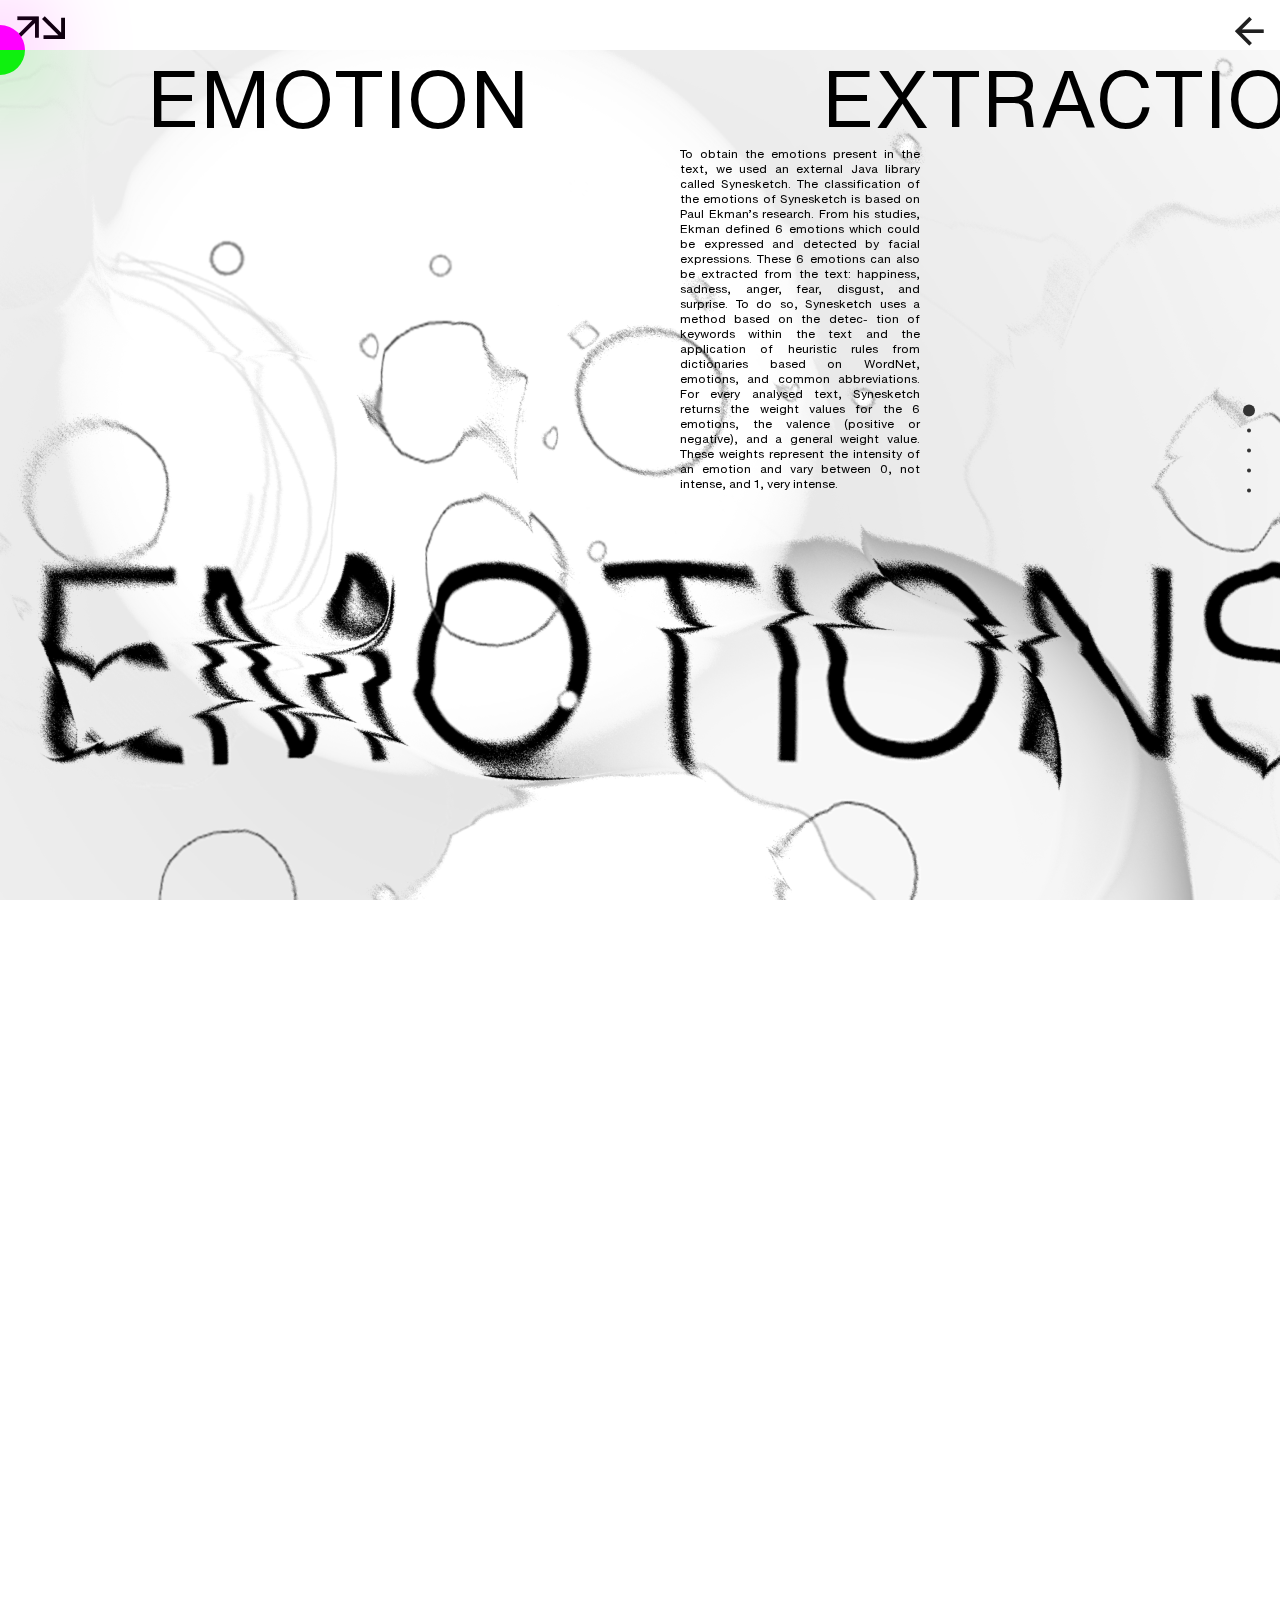
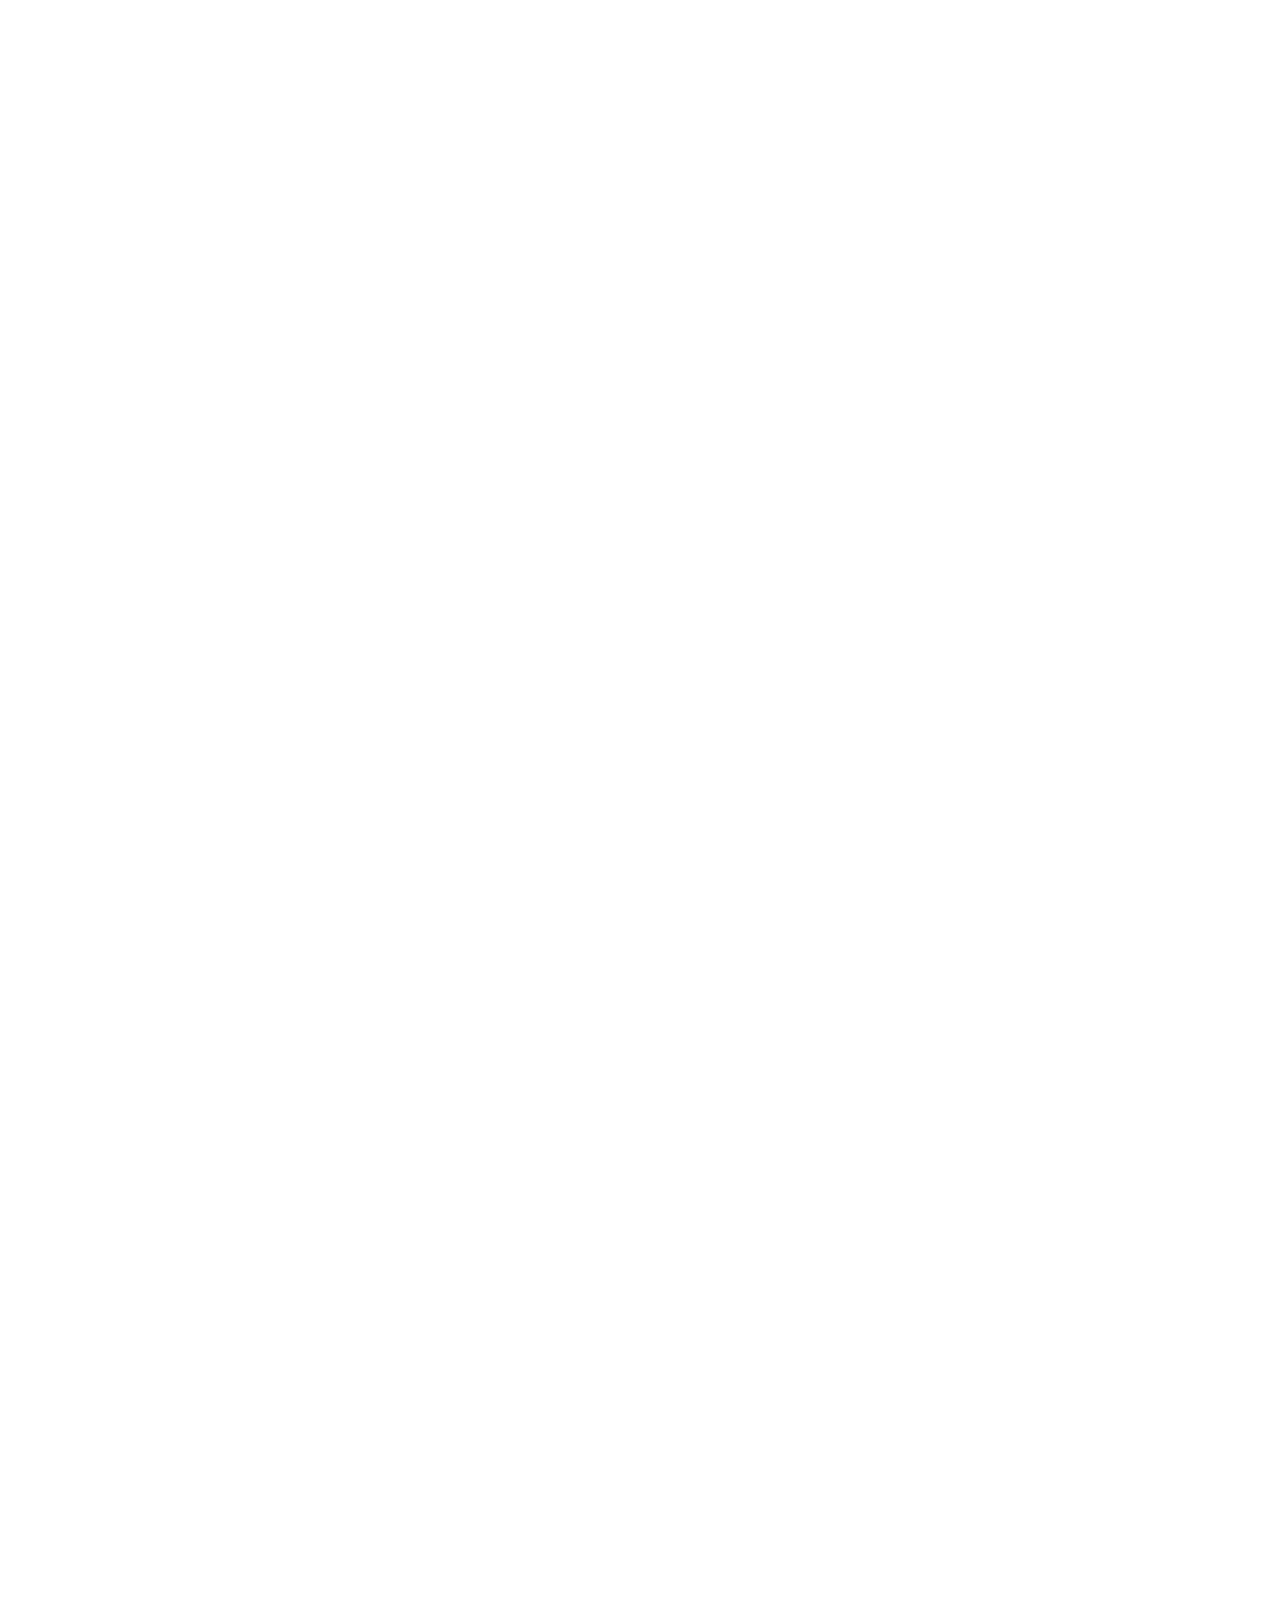
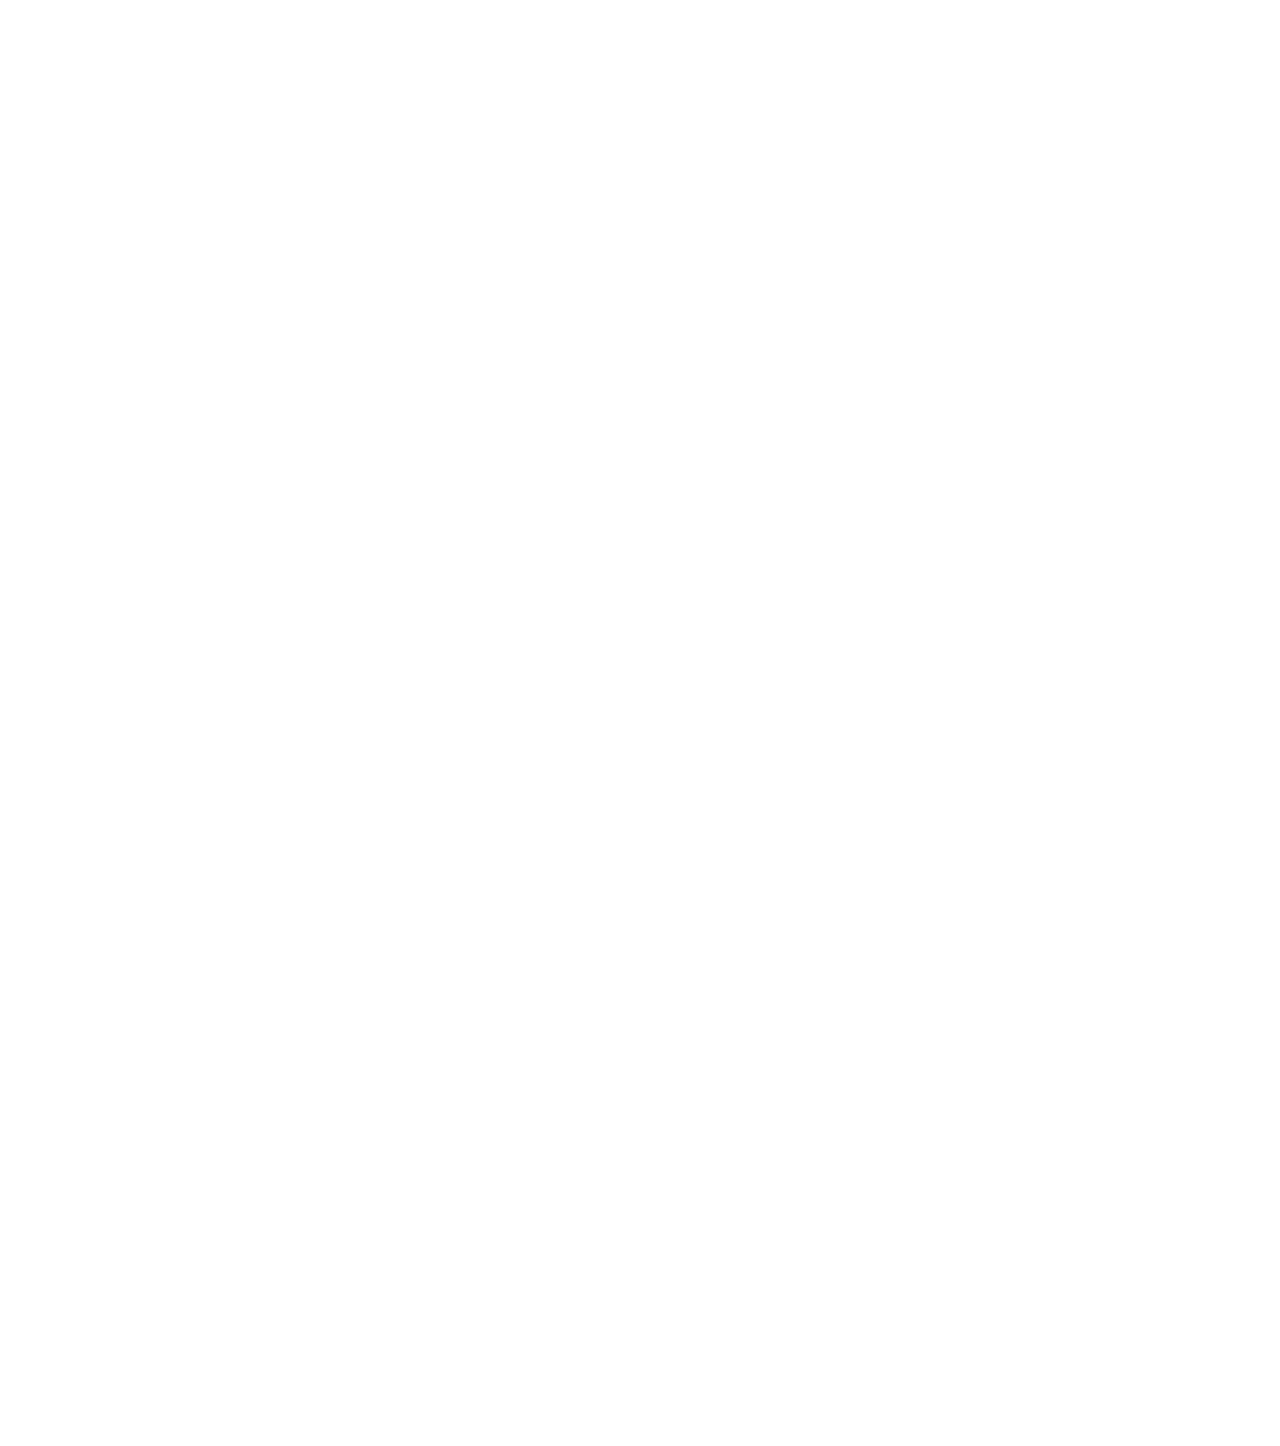
<file: pages/artigo2-cards.html>
<!DOCTYPE html>
<html lang="en">
<head>
    <meta charset="UTF-8">
    <meta http-equiv="X-UA-Compatible" content="IE=edge">
    <meta name="viewport" content="width=device-width, initial-scale=1.0">
    <link rel="stylesheet" href="../styles/artigo2-cards.css">
    <link rel="stylesheet" href="../styles/fullpage.min.css">
    <link rel="stylesheet" href="../styles/flexboxgrid.min.css">
    <link rel="stylesheet" href="../styles/components/header.css">

    <title>Artigo 2 index</title>
    
</head>
<body>
    <div class="nav">
    <div class="nav-logo">
    <a href="../index.html">
        <img class="logo" src="../images/logo.png" alt="" />
        </a>
    </div>
    <div class="nav-back">
        <a href="../pages/artigo2.html">
            <img class="logo" src="../images/Back_Arrow.png" alt="" />
            </a>
        </div>
    </div>
    <div class="cursor"></div>
    <div id="fullpage">
        <section class="section emotion-extraction">
              <div class="intro-text">
                  <div id="artigo2-1"></div>
                  <div class="emotion-extraction__content">
                      <div class="col-xs-offset-1">Emotion</div>
                      <div class="col-xs-offset-2">Extraction</div>
                  </div>
              </div>
              <div class="article2-text">
                  <p class="col-xs-offset-6 col-xs-3">To obtain the emotions present in the text, we used an external Java library called Synesketch. The classification of the emotions of Synesketch is based on Paul Ekman’s research. From his studies, Ekman defined 6 emotions which could be expressed and detected by facial expressions. These 6 emotions can also be extracted from the text: happiness, sadness, anger, fear, disgust, and surprise. To do so, Synesketch uses a method based on the detec- tion of keywords within the text and the application of heuristic rules from dictionaries based on WordNet, emotions, and common abbreviations. For every analysed text, Synesketch returns the weight values for the 6 emotions, the valence (positive or negative), and a general weight value. These weights represent the intensity of an emotion and vary between 0, not intense, and 1, very intense.
                  </p>
              </div>
        </section>
        <section class="section type-design-workflow">
          <div class="intro-text">
              <div id="artigo2-2"></div>
              <div class="type-design-workflow__content">
                  <div class="col-xs-1">Typeface</div>
                  <div class="col-xs-offset-3">Design</div>
                  <div class="col-xs-offset-0.5">Workflow</div>
              </div>
          </div>
          <div class="article2-text">
              <p id="type-design-workflow-text" class="col-xs-offset-6 col-xs-3">To represent the text’s emotion we apply the following workflow: (i) we divide the text by sentence; (ii) we detect the emotions and valences present in the sentence with the Synesketch library; (iii) we morph the typographic glyphs used in each word, to represent the corresponding valence or emotion; (iv) we compose the text with the resulting glyphs; and (v) we generate a typeface which represents the general emotion described in the text. We opted to analyse each sentence in the text independently because the same text can express several emotions. With this, as the emotions change throughout the text, the typeface adapts and also changes to represent the new emotion value.</p>
          </div>
        </section>
        <section class="section positive-negative">
          <div class="intro-text">
              <div id="artigo2-3"></div>
              <div class="positive-negative__content">
                  <div class="positive-negative__content__top">
                      <div class="col-xs-1">Positive</div>
                      <div class="col-xs-offset-3">And</div>
                  </div>
                  <div class="positive-negative__content__bottom">
                      <div class="col-xs-offset-1">Negative</div>
                      <div class="col-xs-offset-2">Valences</div>
                  </div>
              </div>
          </div>
          <div class="article2-text">
              <p id="positive-negative-text" class="col-xs-offset-6 col-xs-3">To comprehend how the typographic skeleton could be deformed to represent the emotions present in a text, we opted to use first the valence (positive or negative) and the gene- ral weight of the text. The valence takes two possible values, 1 for positive and 0 for negati- ve. The general weight represents the intensity of a certain emotion or valence, ranging from 0, not very intense, to 1, very intense.</p>
          </div>
        </section>
        <section class="section emotional-types">
          <div class="intro-text">
              <div id="artigo2-4"></div>
              <div class="emotional-types__content">
                  <div class="col-xs-1">The</div>
                  <div class="col-xs-offset-1">6</div>
                  <div class="col-xs-offset-1">Emotional</div>
                  <div class="col-xs-offset-0.5">Types</div>
              </div>
          </div>
          <div class="article2-text">
              <p id="emotional-types-text" class="col-xs-offset-8 col-xs-3">We aimed to distinguish visually the 6 available emotions: happiness, fear, rage, sadness, disgust, and surprise. The concepts behind the shapes of the glyphs are based on the descriptions made by Darwin in “The expression of the emotions in man and animals” about the reactions of the human being to the respective emotion — the way he/she express the emotion, through voice, gestures, or the reac- tions triggered by certain emotions.</p>
          </div>
        </section>
        <section class="section application">
          <div class="intro-text">
              <div id="artigo2-5"></div>
              <div class="application__content">
                  <div class="col-xs-1">The</div>
                  <div class="col-xs-offset-1">Application</div>
              </div>
          </div>
          <div class="article2-text">
              <p id="application-text" class="col-xs-offset-8 col-xs-3">We aimed to distinguish visually the 6 available emotions: happiness, fear, rage, sadness, disgust, and surprise. The concepts behind the shapes of the glyphs are based on the descriptions made by Darwin in “The expression of the emotions in man and animals” about the reactions of the human being to the respective emotion — the way he/she express the emotion, through voice, gestures, or the reac- tions triggered by certain emotions.</p>
          </div>
        </section>
     </div>
   <script src="../styles/components/fullpage.min.js"></script>
   <script src="../styles/components/app.js"></script>
   <script src="../styles/components/cursor.js"> </script>

</body>
</html>
</file>
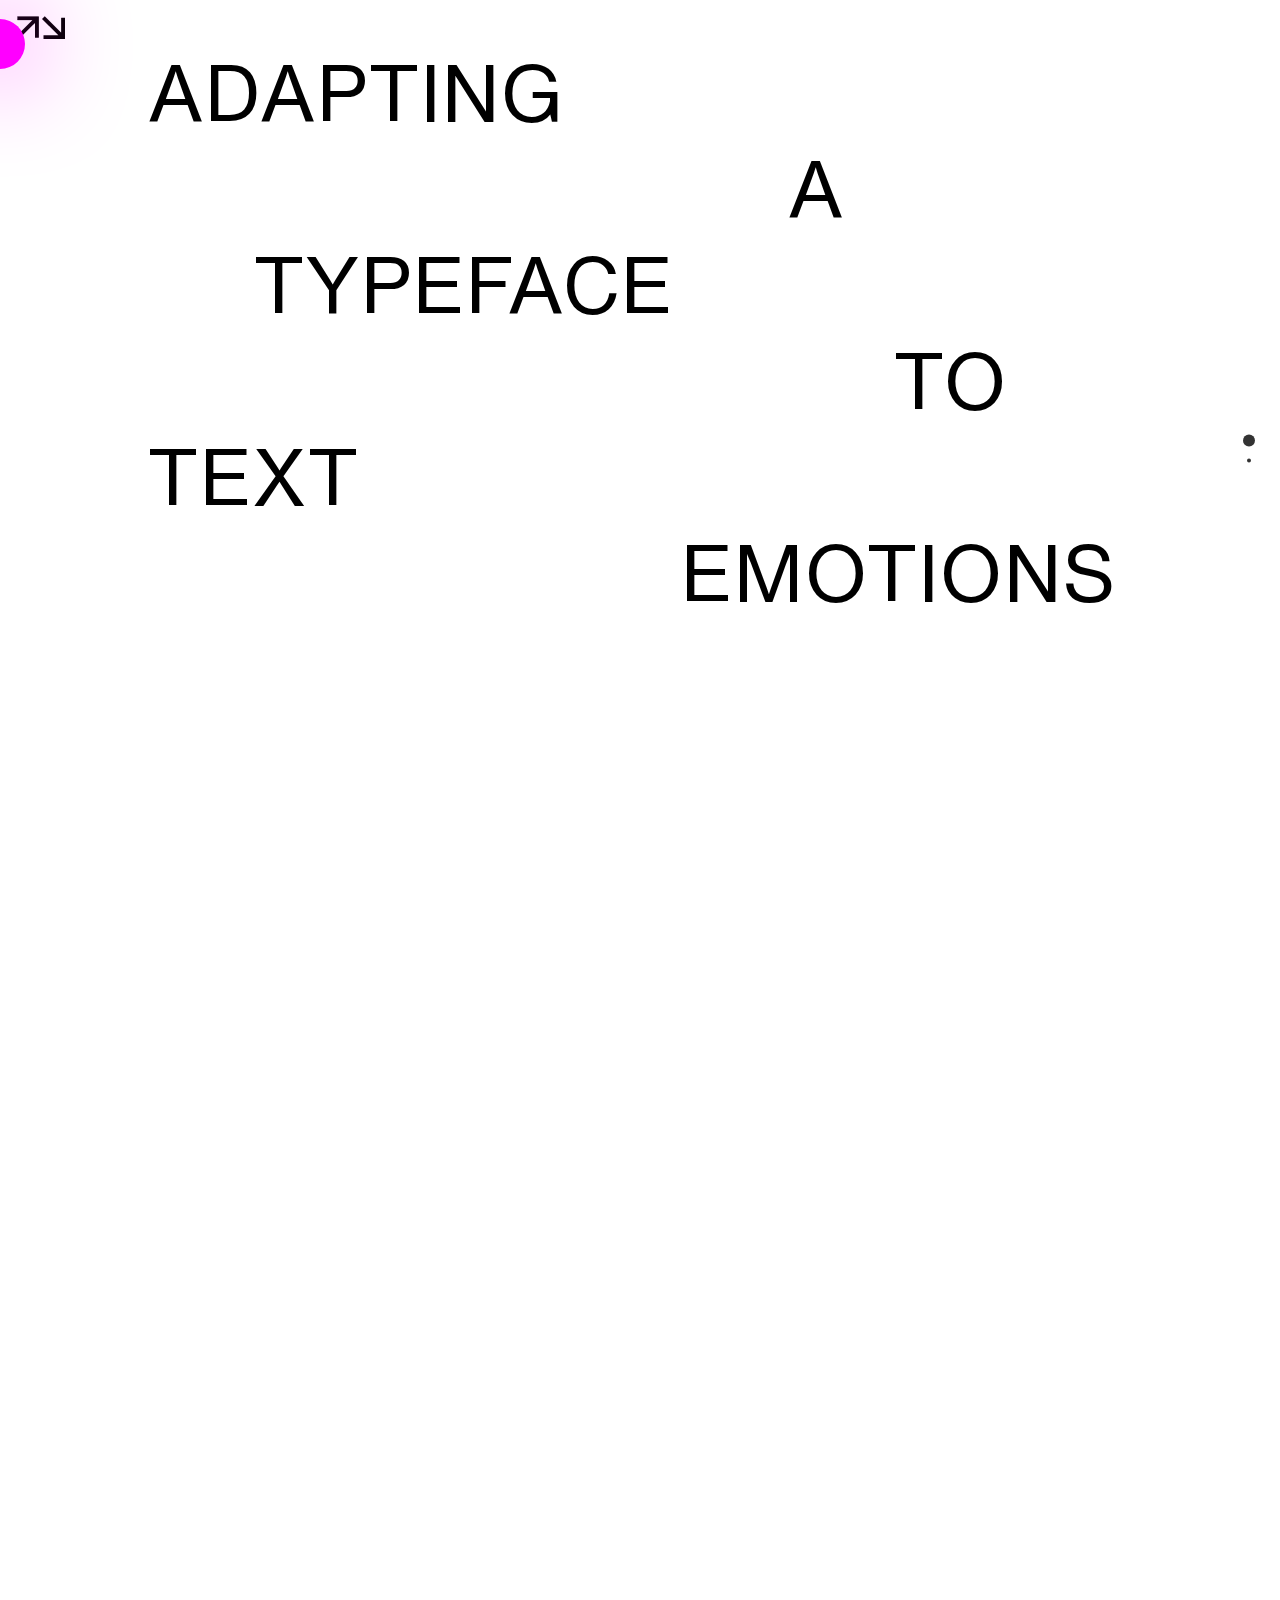
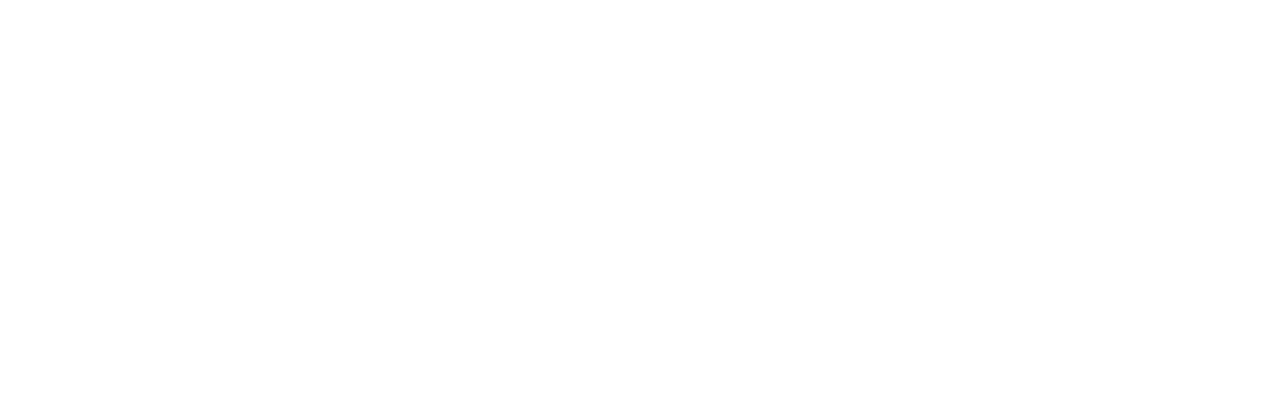
<file: pages/artigo2.html>
<!DOCTYPE html>
<html lang="en">
<head>
    <meta charset="UTF-8">
    <meta http-equiv="X-UA-Compatible" content="IE=edge">
    <meta name="viewport" content="width=device-width, initial-scale=1.0">
    <link rel="stylesheet" href="../styles/artigo2.css">
    <link rel="stylesheet" href="../styles/fullpage.min.css">
    <link rel="stylesheet" href="../styles/flexboxgrid.min.css">
    <link rel="stylesheet" href="../styles/components/header.css">

    <title>Artigo 2</title>
    
</head>
<body>
    <div class="nav">
        <div class="nav-logo">
        <a href="../index.html">
            <img class="logo" src="../images/logo.png" alt="" />
            </a>
        </div>
        <div class="nav-back">
         
            </div>
        </div>
        <div class="cursor"></div>
        <div id="fullpage">
        <section class="section article-intro">
            <div class="intro-text">
                <div class="article-intro__content">
                <div class="col-xs-offset-1">Adapting</div>
                <div class="col-xs-offset-7">A</div>
                <div class="col-xs-offset-2">Typeface</div>
                <div class="col-xs-offset-8">To</div>
                <div class="col-xs-offset-1">Text</div>
                <div class="col-xs-offset-6">Emotions</div>
            </div>    
       </section>
              <section class="section index">
                <div class="intro-text">
                    <div class="index__content">
                        <div class="col-xs-offset-1">Emotion</div>
                        <a href="./artigo2-cards.html#artigo2-1">
                            <div class="index__content__align">
                                <div class="col-xs-offset-2">Extraction</div>
                                <img src="../images/arrow.png">
                            </div>
                        </a>
                    </div>
                    <div class="index__content">
                        <div class="col-xs-3">Typeface</div>
                        <div class=" col-xs-offset-1 col-xs-2">Design</div>
                        <a href="./artigo2-cards.html#artigo2-2">
                            <div class="index__content__align">
                                <div class="col-xs-offset-2">Workflow</div>
                                <img src="../images/arrow.png">
                            </div>
                        </a>
                    </div>
                    <div class="index__content2">
                        <div class="index__content2__top">
                            <div class="col-xs-offset-1">Positive</div>
                            <div class="col-xs-offset-2">And</div>
                        </div>
                   
                    <div class="index__content2__bottom">
                        <div class="col-xs-offset-1">Negative</div>
                        <a href="./artigo2-cards.html#artigo2-3">
                            <div class="index__content2__align">
                                <div class="col-xs-offset-1">Valences</div>
                                <img src="../images/arrow.png">
                            </div>
                        </a>
                    </div>
                    </div>
                    <div class="index__content">
                        <div class="col-xs-1">The</div>
                        <div class="col-xs-offset-1">6 emotional</div>
                        <a href="./artigo2-cards.html#artigo2-4">
                            <div class="index__content__align">
                                <div class="col-xs-1">Types</div>
                                <img id="types" src="../images/arrow.png">
                            </div>
                        </a>
                    </div>
                    <div class="index__content">
                        <div class="col-xs-offset-3">The</div>
                        <a href="./artigo2-cards.html#artigo2-5">
                            <div class="index__content__align">
                                <div class="col-xs-offset-2">Application</div>
                                <img src="../images/arrow.png">
                            </div>
                        </a>
                    </div>
                </div>
              </section>
            </div>
   <script src="../styles/components/fullpage.min.js"></script>
   <script src="../styles/components/app.js"></script>
   <script src="../styles/components/cursor.js"> </script>

</body>
</html>
</file>
<file: styles/artigo1_cards.css>
@font-face {
  font-family: "HelveticaNowText-Regular";
  src: local("HelveticaNowText-Regular"), url("./fonts/HelveticaNowText-Regular.ttf") format("truetype");
}

.intro-text {
  font-family: "HelveticaNowText-Regular";
  font-size: 5rem;
  font-weight: 400;
  color: black;
  text-transform: uppercase;
}

.menu-text {
  font-family: "HelveticaNowText-Regular";
  font-size: 1.25rem;
  font-weight: 400;
  color: black;
}

.article-text {
  font-family: "HelveticaNowText-Regular";
  font-size: 2.5rem;
  font-weight: 400;
  color: black;
}

.article2-text {
  font-family: "HelveticaNowText-Regular";
  font-size: 0.75rem;
  font-weight: 400;
  color: black;
  text-align: justify;
}

* {
  margin: 0;
  padding: 0;
  -webkit-box-sizing: border-box;
          box-sizing: border-box;
}

.menu-text {
  padding-top: 5rem;
}

.it-works {
  background-image: url("../images/artigo1_1.png");
  background-size: cover;
  width: 100%;
}

.it-works__content {
  display: -webkit-box;
  display: -ms-flexbox;
  display: flex;
}

.its-history,
.its-name,
.who-designed,
.was-there,
.made-you,
.reminds-you,
.its-beautiful,
.its-ugly,
.its-boring,
.its-special,
.you-believe,
.you-cant {
  margin-top: -1rem;
  margin-bottom: -1rem;
  padding-top: 1.5rem;
  padding-bottom: 1.5rem;
}

.its-history__content,
.its-name__content,
.who-designed__content,
.was-there__content,
.made-you__content,
.reminds-you__content,
.its-beautiful__content,
.its-ugly__content,
.its-boring__content,
.its-special__content,
.you-believe__content,
.you-cant__content {
  display: block;
  margin: -1rem;
  padding-bottom: 1.5rem;
}

.its-history__content__down,
.its-name__content__down,
.who-designed__content__down,
.was-there__content__down,
.made-you__content__down,
.reminds-you__content__down,
.its-beautiful__content__down,
.its-ugly__content__down,
.its-boring__content__down,
.its-special__content__down,
.you-believe__content__down,
.you-cant__content__down {
  display: -webkit-box;
  display: -ms-flexbox;
  display: flex;
}

.its-history {
  background-image: url("../images/artigo1_2.png");
  z-index: 1;
}

.its-name {
  background-image: url("../images/artigo1_3.png");
}

.who-designed {
  background-image: url("../images/artigo1_4.png");
  z-index: -1;
}

.was-there {
  background-image: url("../images/artigo1_5.png");
  z-index: 1;
}

.made-you {
  background-image: url("../images/artigo1_6.png");
}

.reminds-you {
  background-image: url("../images/artigo1_7.png");
  z-index: 1;
}

.its-beautiful {
  background-image: url("../images/artigo1_8.png");
}

.its-ugly {
  background-image: url("../images/artigo1_9.png");
  z-index: 2;
}

.its-boring {
  background-image: url("../images/artigo1_10.png");
}

.its-special {
  background-image: url("../images/artigo1_11.png");
}

.you-believe {
  background-image: url("../images/artigo1_12.png");
}

.you-cant {
  background-image: url("../images/artigo1_13.png");
  z-index: 999;
}

.ending-a1 {
  background-image: url("../images/artigo1_14.png");
  z-index: 1000;
}
/*# sourceMappingURL=artigo1_cards.css.map */
</file>
<file: styles/components/header.css>
.nav {
  display: -webkit-box;
  display: -ms-flexbox;
  display: flex;
  -webkit-box-orient: horizontal;
  -webkit-box-direction: normal;
      -ms-flex-direction: row;
          flex-direction: row;
  -webkit-box-pack: justify;
      -ms-flex-pack: justify;
          justify-content: space-between;
  z-index: 5000;
}

.nav-logo {
  position: -webkit-sticky;
  position: sticky;
  margin-left: 1rem;
  margin-top: 1rem;
}

.nav-back {
  position: -webkit-sticky;
  position: sticky;
  margin-right: 1rem;
  margin-top: 1rem;
}

.cursor {
  position: fixed;
  pointer-events: none;
  width: 50px;
  height: 50px;
  border-radius: 50%;
  background: magenta;
  -webkit-transition: 0.2s;
  transition: 0.2s;
  -webkit-transform: translate(-50%, -50%);
          transform: translate(-50%, -50%);
  mix-blend-mode: difference;
  z-index: 2000;
  -webkit-box-shadow: 0 0 20px magenta;
          box-shadow: 0 0 20px magenta;
  -webkit-box-shadow: 0 0 60px magenta;
          box-shadow: 0 0 60px magenta;
  -webkit-box-shadow: 0 0 100px magenta;
          box-shadow: 0 0 100px magenta;
  -webkit-animation: colors 5s infinite;
          animation: colors 5s infinite;
}

@-webkit-keyframes colors {
  0% {
    -webkit-filter: hue-rotate(0deg);
            filter: hue-rotate(0deg);
  }
  100% {
    -webkit-filter: hue-rotate(360deg);
            filter: hue-rotate(360deg);
  }
}

@keyframes colors {
  0% {
    -webkit-filter: hue-rotate(0deg);
            filter: hue-rotate(0deg);
  }
  100% {
    -webkit-filter: hue-rotate(360deg);
            filter: hue-rotate(360deg);
  }
}
/*# sourceMappingURL=header.css.map */
</file>
<file: styles/artigo1.css>
@font-face {
  font-family: "HelveticaNowText-Regular";
  src: local("HelveticaNowText-Regular"), url("./fonts/HelveticaNowText-Regular.ttf") format("truetype");
}

.intro-text {
  font-family: "HelveticaNowText-Regular";
  font-size: 5rem;
  font-weight: 400;
  color: black;
  text-transform: uppercase;
}

.menu-text {
  font-family: "HelveticaNowText-Regular";
  font-size: 1.25rem;
  font-weight: 400;
  color: black;
}

.article-text {
  font-family: "HelveticaNowText-Regular";
  font-size: 2.5rem;
  font-weight: 400;
  color: black;
}

.article2-text {
  font-family: "HelveticaNowText-Regular";
  font-size: 0.75rem;
  font-weight: 400;
  color: black;
  text-align: justify;
}

* {
  margin: 0;
  padding: 0;
  -webkit-box-sizing: border-box;
          box-sizing: border-box;
}

.article-intro {
  padding-bottom: 5rem;
}

.article-text {
  padding: 2.5rem 2.5rem 5rem;
}

.index {
  margin: -1rem;
  padding-top: 1.5rem;
  padding-bottom: 1.5rem;
}

.index__content {
  display: -webkit-box;
  display: -ms-flexbox;
  display: flex;
  margin: -1rem;
  padding-bottom: 1.5rem;
}

.index__content a {
  all: unset;
  cursor: pointer;
}

.index__content__align {
  display: -webkit-box;
  display: -ms-flexbox;
  display: flex;
}

.index__content__align img {
  margin-top: 3.7rem;
  margin-left: -1.5rem;
  width: 1.875rem;
  height: 1.875rem;
}

.index__content__align #designed {
  margin-left: 0.5rem;
}

.index__content__align #reminds {
  margin-left: -2.5rem;
}

.index__content:hover {
  -webkit-transition: 0.2s;
  transition: 0.2s;
  color: gray;
}
/*# sourceMappingURL=artigo1.css.map */
</file>
<file: styles/artigo2-cards.css>
@font-face {
  font-family: "HelveticaNowText-Regular";
  src: local("HelveticaNowText-Regular"), url("./fonts/HelveticaNowText-Regular.ttf") format("truetype");
}

.intro-text {
  font-family: "HelveticaNowText-Regular";
  font-size: 5rem;
  font-weight: 400;
  color: black;
  text-transform: uppercase;
}

.menu-text {
  font-family: "HelveticaNowText-Regular";
  font-size: 1.25rem;
  font-weight: 400;
  color: black;
}

.article-text {
  font-family: "HelveticaNowText-Regular";
  font-size: 2.5rem;
  font-weight: 400;
  color: black;
}

.article2-text {
  font-family: "HelveticaNowText-Regular";
  font-size: 0.75rem;
  font-weight: 400;
  color: black;
  text-align: justify;
}

* {
  margin: 0;
  padding: 0;
  -webkit-box-sizing: border-box;
          box-sizing: border-box;
}

.emotion-extraction__content,
.type-design-workflow__content,
.emotional-types__content,
.application__content {
  display: -webkit-box;
  display: -ms-flexbox;
  display: flex;
}

#type-design-workflow-text {
  margin-top: 12rem;
}

.positive-negative {
  background-image: url("../images/artigo2_3.png");
}

.positive-negative__content__top, .positive-negative__content__bottom {
  display: -webkit-box;
  display: -ms-flexbox;
  display: flex;
  margin-top: 6rem;
}

#positive-negative-text {
  margin-top: 8rem;
}

#emotional-types-text {
  margin-top: 12rem;
}

.emotion-extraction {
  background-image: url("../images/artigo2_1.png");
}

.type-design-workflow {
  background-image: url("../images/artigo2_2.png");
}

.emotional-types {
  background-image: url("../images/artigo2_4.png");
}

.application {
  background-image: url("../images/artigo2_5.png");
}
/*# sourceMappingURL=artigo2-cards.css.map */
</file>
<file: styles/artigo2.css>
@font-face {
  font-family: "HelveticaNowText-Regular";
  src: local("HelveticaNowText-Regular"), url("./fonts/HelveticaNowText-Regular.ttf") format("truetype");
}

.intro-text {
  font-family: "HelveticaNowText-Regular";
  font-size: 5rem;
  font-weight: 400;
  color: black;
  text-transform: uppercase;
}

.menu-text {
  font-family: "HelveticaNowText-Regular";
  font-size: 1.25rem;
  font-weight: 400;
  color: black;
}

.article-text {
  font-family: "HelveticaNowText-Regular";
  font-size: 2.5rem;
  font-weight: 400;
  color: black;
}

.article2-text {
  font-family: "HelveticaNowText-Regular";
  font-size: 0.75rem;
  font-weight: 400;
  color: black;
  text-align: justify;
}

* {
  margin: 0;
  padding: 0;
  -webkit-box-sizing: border-box;
          box-sizing: border-box;
}

.article-intro {
  margin-bottom: 10rem;
}

.index {
  display: -webkit-box;
  display: -ms-flexbox;
  display: flex;
  -webkit-box-orient: horizontal;
  -webkit-box-direction: normal;
      -ms-flex-direction: row;
          flex-direction: row;
  margin: -1rem;
  padding-top: 1.5rem;
  padding-bottom: 1.5rem;
}

.index a {
  all: unset;
  cursor: pointer;
}

.index__content {
  display: -webkit-box;
  display: -ms-flexbox;
  display: flex;
  -webkit-box-orient: horizontal;
  -webkit-box-direction: normal;
      -ms-flex-direction: row;
          flex-direction: row;
  margin: -1rem;
  padding-bottom: 1.5rem;
}

.index__content__align {
  display: -webkit-box;
  display: -ms-flexbox;
  display: flex;
}

.index__content__align img {
  margin-top: 3.7rem;
  margin-left: -1.5rem;
  width: 1.875rem;
  height: 1.875rem;
}

.index__content__align #types {
  margin-left: 15rem;
}

.index__content:hover {
  -webkit-transition: 0.2s;
  transition: 0.2s;
  color: gray;
}

.index__content2 {
  display: block;
  margin: -1rem;
  padding-bottom: 1.5rem;
}

.index__content2__align {
  display: -webkit-box;
  display: -ms-flexbox;
  display: flex;
}

.index__content2__align img {
  margin-top: 3.7rem;
  margin-left: -1.5rem;
  width: 1.875rem;
  height: 1.875rem;
}

.index__content2__top {
  display: -webkit-box;
  display: -ms-flexbox;
  display: flex;
}

.index__content2__bottom {
  display: -webkit-box;
  display: -ms-flexbox;
  display: flex;
}

.index__content2:hover {
  -webkit-transition: 0.2s;
  transition: 0.2s;
  color: gray;
}
/*# sourceMappingURL=artigo2.css.map */
</file>
<file: styles/flexboxgrid.min.css>
.container,
.container-fluid {
  margin-right: auto;
  margin-left: auto;
}
.container-fluid {
  padding-right: 2rem;
  padding-left: 2rem;
}
.row {
  box-sizing: border-box;
  display: -webkit-box;
  display: -ms-flexbox;
  display: flex;
  -webkit-box-flex: 0;
  -ms-flex: 0 1 auto;
  flex: 0 1 auto;
  -webkit-box-orient: horizontal;
  -webkit-box-direction: normal;
  -ms-flex-direction: row;
  flex-direction: row;
  -ms-flex-wrap: wrap;
  flex-wrap: wrap;
  margin-right: -0.5rem;
  margin-left: -0.5rem;
}
.row.reverse {
  -webkit-box-orient: horizontal;
  -webkit-box-direction: reverse;
  -ms-flex-direction: row-reverse;
  flex-direction: row-reverse;
}
.col.reverse {
  -webkit-box-orient: vertical;
  -webkit-box-direction: reverse;
  -ms-flex-direction: column-reverse;
  flex-direction: column-reverse;
}
.col-xs,
.col-xs-1,
.col-xs-10,
.col-xs-2,
.col-xs-3,
.col-xs-4,
.col-xs-5,
.col-xs-6,
.col-xs-7,
.col-xs-8,
.col-xs-9,
.col-xs-offset-0,
.col-xs-offset-1,
.col-xs-offset-10,
.col-xs-offset-2,
.col-xs-offset-3,
.col-xs-offset-4,
.col-xs-offset-5,
.col-xs-offset-6,
.col-xs-offset-7,
.col-xs-offset-8,
.col-xs-offset-9 {
  box-sizing: border-box;
  -webkit-box-flex: 0;
  -ms-flex: 0 0 auto;
  flex: 0 0 auto;
  padding-right: 2.5rem;
  padding-left: 2.5rem;
}
.col-xs {
  -webkit-box-flex: 1;
  -ms-flex-positive: 1;
  flex-grow: 1;
  -ms-flex-preferred-size: 0;
  flex-basis: 0;
  max-width: 100%;
}
.col-xs-1 {
  -ms-flex-preferred-size: 8.33333333%;
  flex-basis: 8.33333333%;
  max-width: 8.33333333%;
}
.col-xs-2 {
  -ms-flex-preferred-size: 16.66666667%;
  flex-basis: 16.66666667%;
  max-width: 16.66666667%;
}
.col-xs-3 {
  -ms-flex-preferred-size: 25%;
  flex-basis: 25%;
  max-width: 25%;
}
.col-xs-4 {
  -ms-flex-preferred-size: 33.33333333%;
  flex-basis: 33.33333333%;
  max-width: 33.33333333%;
}
.col-xs-5 {
  -ms-flex-preferred-size: 41.66666667%;
  flex-basis: 41.66666667%;
  max-width: 41.66666667%;
}
.col-xs-6 {
  -ms-flex-preferred-size: 50%;
  flex-basis: 50%;
  max-width: 50%;
}
.col-xs-7 {
  -ms-flex-preferred-size: 58.33333333%;
  flex-basis: 58.33333333%;
  max-width: 58.33333333%;
}
.col-xs-8 {
  -ms-flex-preferred-size: 66.66666667%;
  flex-basis: 66.66666667%;
  max-width: 66.66666667%;
}
.col-xs-9 {
  -ms-flex-preferred-size: 75%;
  flex-basis: 75%;
  max-width: 75%;
}
.col-xs-10 {
  -ms-flex-preferred-size: 83.33333333%;
  flex-basis: 83.33333333%;
  max-width: 83.33333333%;
}

.col-xs-offset-0 {
  margin-left: 0;
}
.col-xs-offset-1 {
  margin-left: 8.33333333%;
}
.col-xs-offset-2 {
  margin-left: 16.66666667%;
}
.col-xs-offset-3 {
  margin-left: 25%;
}
.col-xs-offset-4 {
  margin-left: 33.33333333%;
}
.col-xs-offset-5 {
  margin-left: 41.66666667%;
}
.col-xs-offset-6 {
  margin-left: 50%;
}
.col-xs-offset-7 {
  margin-left: 58.33333333%;
}
.col-xs-offset-8 {
  margin-left: 66.66666667%;
}
.col-xs-offset-9 {
  margin-left: 75%;
}
.col-xs-offset-10 {
  margin-left: 83.33333333%;
}

.start-xs {
  -webkit-box-pack: start;
  -ms-flex-pack: start;
  justify-content: flex-start;
  text-align: start;
}
.center-xs {
  -webkit-box-pack: center;
  -ms-flex-pack: center;
  justify-content: center;
  text-align: center;
}
.end-xs {
  -webkit-box-pack: end;
  -ms-flex-pack: end;
  justify-content: flex-end;
  text-align: end;
}
.top-xs {
  -webkit-box-align: start;
  -ms-flex-align: start;
  align-items: flex-start;
}
.middle-xs {
  -webkit-box-align: center;
  -ms-flex-align: center;
  align-items: center;
}
.bottom-xs {
  -webkit-box-align: end;
  -ms-flex-align: end;
  align-items: flex-end;
}
.around-xs {
  -ms-flex-pack: distribute;
  justify-content: space-around;
}
.between-xs {
  -webkit-box-pack: justify;
  -ms-flex-pack: justify;
  justify-content: space-between;
}
.first-xs {
  -webkit-box-ordinal-group: 0;
  -ms-flex-order: -1;
  order: -1;
}
.last-xs {
  -webkit-box-ordinal-group: 2;
  -ms-flex-order: 1;
  order: 1;
}
@media only screen and (min-width: 48em) {
  .container {
    width: 49rem;
  }
  .col-sm,
  .col-sm-1,
  .col-sm-10,
  .col-sm-2,
  .col-sm-3,
  .col-sm-4,
  .col-sm-5,
  .col-sm-6,
  .col-sm-7,
  .col-sm-8,
  .col-sm-9,
  .col-sm-offset-0,
  .col-sm-offset-1,
  .col-sm-offset-10,
  .col-sm-offset-2,
  .col-sm-offset-3,
  .col-sm-offset-4,
  .col-sm-offset-5,
  .col-sm-offset-6,
  .col-sm-offset-7,
  .col-sm-offset-8,
  .col-sm-offset-9 {
    box-sizing: border-box;
    -webkit-box-flex: 0;
    -ms-flex: 0 0 auto;
    flex: 0 0 auto;
    padding-right: 0.5rem;
    padding-left: 0.5rem;
  }
  .col-sm {
    -webkit-box-flex: 1;
    -ms-flex-positive: 1;
    flex-grow: 1;
    -ms-flex-preferred-size: 0;
    flex-basis: 0;
    max-width: 100%;
  }
  .col-sm-1 {
    -ms-flex-preferred-size: 8.33333333%;
    flex-basis: 8.33333333%;
    max-width: 8.33333333%;
  }
  .col-sm-2 {
    -ms-flex-preferred-size: 16.66666667%;
    flex-basis: 16.66666667%;
    max-width: 16.66666667%;
  }
  .col-sm-3 {
    -ms-flex-preferred-size: 25%;
    flex-basis: 25%;
    max-width: 25%;
  }
  .col-sm-4 {
    -ms-flex-preferred-size: 33.33333333%;
    flex-basis: 33.33333333%;
    max-width: 33.33333333%;
  }
  .col-sm-5 {
    -ms-flex-preferred-size: 41.66666667%;
    flex-basis: 41.66666667%;
    max-width: 41.66666667%;
  }
  .col-sm-6 {
    -ms-flex-preferred-size: 50%;
    flex-basis: 50%;
    max-width: 50%;
  }
  .col-sm-7 {
    -ms-flex-preferred-size: 58.33333333%;
    flex-basis: 58.33333333%;
    max-width: 58.33333333%;
  }
  .col-sm-8 {
    -ms-flex-preferred-size: 66.66666667%;
    flex-basis: 66.66666667%;
    max-width: 66.66666667%;
  }
  .col-sm-9 {
    -ms-flex-preferred-size: 75%;
    flex-basis: 75%;
    max-width: 75%;
  }
  .col-sm-10 {
    -ms-flex-preferred-size: 83.33333333%;
    flex-basis: 83.33333333%;
    max-width: 83.33333333%;
  }
  .col-sm-11 {
    -ms-flex-preferred-size: 91.66666667%;
    flex-basis: 91.66666667%;
    max-width: 91.66666667%;
  }
  .col-sm-12 {
    -ms-flex-preferred-size: 100%;
    flex-basis: 100%;
    max-width: 100%;
  }
  .col-sm-offset-0 {
    margin-left: 0;
  }
  .col-sm-offset-1 {
    margin-left: 8.33333333%;
  }
  .col-sm-offset-2 {
    margin-left: 16.66666667%;
  }
  .col-sm-offset-3 {
    margin-left: 25%;
  }
  .col-sm-offset-4 {
    margin-left: 33.33333333%;
  }
  .col-sm-offset-5 {
    margin-left: 41.66666667%;
  }
  .col-sm-offset-6 {
    margin-left: 50%;
  }
  .col-sm-offset-7 {
    margin-left: 58.33333333%;
  }
  .col-sm-offset-8 {
    margin-left: 66.66666667%;
  }
  .col-sm-offset-9 {
    margin-left: 75%;
  }
  .col-sm-offset-10 {
    margin-left: 83.33333333%;
  }
  .col-sm-offset-11 {
    margin-left: 91.66666667%;
  }
  .start-sm {
    -webkit-box-pack: start;
    -ms-flex-pack: start;
    justify-content: flex-start;
    text-align: start;
  }
  .center-sm {
    -webkit-box-pack: center;
    -ms-flex-pack: center;
    justify-content: center;
    text-align: center;
  }
  .end-sm {
    -webkit-box-pack: end;
    -ms-flex-pack: end;
    justify-content: flex-end;
    text-align: end;
  }
  .top-sm {
    -webkit-box-align: start;
    -ms-flex-align: start;
    align-items: flex-start;
  }
  .middle-sm {
    -webkit-box-align: center;
    -ms-flex-align: center;
    align-items: center;
  }
  .bottom-sm {
    -webkit-box-align: end;
    -ms-flex-align: end;
    align-items: flex-end;
  }
  .around-sm {
    -ms-flex-pack: distribute;
    justify-content: space-around;
  }
  .between-sm {
    -webkit-box-pack: justify;
    -ms-flex-pack: justify;
    justify-content: space-between;
  }
  .first-sm {
    -webkit-box-ordinal-group: 0;
    -ms-flex-order: -1;
    order: -1;
  }
  .last-sm {
    -webkit-box-ordinal-group: 2;
    -ms-flex-order: 1;
    order: 1;
  }
}
@media only screen and (min-width: 64em) {
  .container {
    width: 65rem;
  }
  .col-md,
  .col-md-1,
  .col-md-10,
  .col-md-11,
  .col-md-12,
  .col-md-2,
  .col-md-3,
  .col-md-4,
  .col-md-5,
  .col-md-6,
  .col-md-7,
  .col-md-8,
  .col-md-9,
  .col-md-offset-0,
  .col-md-offset-1,
  .col-md-offset-10,
  .col-md-offset-11,
  .col-md-offset-12,
  .col-md-offset-2,
  .col-md-offset-3,
  .col-md-offset-4,
  .col-md-offset-5,
  .col-md-offset-6,
  .col-md-offset-7,
  .col-md-offset-8,
  .col-md-offset-9 {
    box-sizing: border-box;
    -webkit-box-flex: 0;
    -ms-flex: 0 0 auto;
    flex: 0 0 auto;
    padding-right: 0.5rem;
    padding-left: 0.5rem;
  }
  .col-md {
    -webkit-box-flex: 1;
    -ms-flex-positive: 1;
    flex-grow: 1;
    -ms-flex-preferred-size: 0;
    flex-basis: 0;
    max-width: 100%;
  }
  .col-md-1 {
    -ms-flex-preferred-size: 8.33333333%;
    flex-basis: 8.33333333%;
    max-width: 8.33333333%;
  }
  .col-md-2 {
    -ms-flex-preferred-size: 16.66666667%;
    flex-basis: 16.66666667%;
    max-width: 16.66666667%;
  }
  .col-md-3 {
    -ms-flex-preferred-size: 25%;
    flex-basis: 25%;
    max-width: 25%;
  }
  .col-md-4 {
    -ms-flex-preferred-size: 33.33333333%;
    flex-basis: 33.33333333%;
    max-width: 33.33333333%;
  }
  .col-md-5 {
    -ms-flex-preferred-size: 41.66666667%;
    flex-basis: 41.66666667%;
    max-width: 41.66666667%;
  }
  .col-md-6 {
    -ms-flex-preferred-size: 50%;
    flex-basis: 50%;
    max-width: 50%;
  }
  .col-md-7 {
    -ms-flex-preferred-size: 58.33333333%;
    flex-basis: 58.33333333%;
    max-width: 58.33333333%;
  }
  .col-md-8 {
    -ms-flex-preferred-size: 66.66666667%;
    flex-basis: 66.66666667%;
    max-width: 66.66666667%;
  }
  .col-md-9 {
    -ms-flex-preferred-size: 75%;
    flex-basis: 75%;
    max-width: 75%;
  }
  .col-md-10 {
    -ms-flex-preferred-size: 83.33333333%;
    flex-basis: 83.33333333%;
    max-width: 83.33333333%;
  }
  .col-md-11 {
    -ms-flex-preferred-size: 91.66666667%;
    flex-basis: 91.66666667%;
    max-width: 91.66666667%;
  }
  .col-md-12 {
    -ms-flex-preferred-size: 100%;
    flex-basis: 100%;
    max-width: 100%;
  }
  .col-md-offset-0 {
    margin-left: 0;
  }
  .col-md-offset-1 {
    margin-left: 8.33333333%;
  }
  .col-md-offset-2 {
    margin-left: 16.66666667%;
  }
  .col-md-offset-3 {
    margin-left: 25%;
  }
  .col-md-offset-4 {
    margin-left: 33.33333333%;
  }
  .col-md-offset-5 {
    margin-left: 41.66666667%;
  }
  .col-md-offset-6 {
    margin-left: 50%;
  }
  .col-md-offset-7 {
    margin-left: 58.33333333%;
  }
  .col-md-offset-8 {
    margin-left: 66.66666667%;
  }
  .col-md-offset-9 {
    margin-left: 75%;
  }
  .col-md-offset-10 {
    margin-left: 83.33333333%;
  }
  .col-md-offset-11 {
    margin-left: 91.66666667%;
  }
  .start-md {
    -webkit-box-pack: start;
    -ms-flex-pack: start;
    justify-content: flex-start;
    text-align: start;
  }
  .center-md {
    -webkit-box-pack: center;
    -ms-flex-pack: center;
    justify-content: center;
    text-align: center;
  }
  .end-md {
    -webkit-box-pack: end;
    -ms-flex-pack: end;
    justify-content: flex-end;
    text-align: end;
  }
  .top-md {
    -webkit-box-align: start;
    -ms-flex-align: start;
    align-items: flex-start;
  }
  .middle-md {
    -webkit-box-align: center;
    -ms-flex-align: center;
    align-items: center;
  }
  .bottom-md {
    -webkit-box-align: end;
    -ms-flex-align: end;
    align-items: flex-end;
  }
  .around-md {
    -ms-flex-pack: distribute;
    justify-content: space-around;
  }
  .between-md {
    -webkit-box-pack: justify;
    -ms-flex-pack: justify;
    justify-content: space-between;
  }
  .first-md {
    -webkit-box-ordinal-group: 0;
    -ms-flex-order: -1;
    order: -1;
  }
  .last-md {
    -webkit-box-ordinal-group: 2;
    -ms-flex-order: 1;
    order: 1;
  }
}
@media only screen and (min-width: 75em) {
  .container {
    width: 76rem;
  }
  .col-lg,
  .col-lg-1,
  .col-lg-10,
  .col-lg-11,
  .col-lg-12,
  .col-lg-2,
  .col-lg-3,
  .col-lg-4,
  .col-lg-5,
  .col-lg-6,
  .col-lg-7,
  .col-lg-8,
  .col-lg-9,
  .col-lg-offset-0,
  .col-lg-offset-1,
  .col-lg-offset-10,
  .col-lg-offset-11,
  .col-lg-offset-12,
  .col-lg-offset-2,
  .col-lg-offset-3,
  .col-lg-offset-4,
  .col-lg-offset-5,
  .col-lg-offset-6,
  .col-lg-offset-7,
  .col-lg-offset-8,
  .col-lg-offset-9 {
    box-sizing: border-box;
    -webkit-box-flex: 0;
    -ms-flex: 0 0 auto;
    flex: 0 0 auto;
    padding-right: 0.5rem;
    padding-left: 0.5rem;
  }
  .col-lg {
    -webkit-box-flex: 1;
    -ms-flex-positive: 1;
    flex-grow: 1;
    -ms-flex-preferred-size: 0;
    flex-basis: 0;
    max-width: 100%;
  }
  .col-lg-1 {
    -ms-flex-preferred-size: 8.33333333%;
    flex-basis: 8.33333333%;
    max-width: 8.33333333%;
  }
  .col-lg-2 {
    -ms-flex-preferred-size: 16.66666667%;
    flex-basis: 16.66666667%;
    max-width: 16.66666667%;
  }
  .col-lg-3 {
    -ms-flex-preferred-size: 25%;
    flex-basis: 25%;
    max-width: 25%;
  }
  .col-lg-4 {
    -ms-flex-preferred-size: 33.33333333%;
    flex-basis: 33.33333333%;
    max-width: 33.33333333%;
  }
  .col-lg-5 {
    -ms-flex-preferred-size: 41.66666667%;
    flex-basis: 41.66666667%;
    max-width: 41.66666667%;
  }
  .col-lg-6 {
    -ms-flex-preferred-size: 50%;
    flex-basis: 50%;
    max-width: 50%;
  }
  .col-lg-7 {
    -ms-flex-preferred-size: 58.33333333%;
    flex-basis: 58.33333333%;
    max-width: 58.33333333%;
  }
  .col-lg-8 {
    -ms-flex-preferred-size: 66.66666667%;
    flex-basis: 66.66666667%;
    max-width: 66.66666667%;
  }
  .col-lg-9 {
    -ms-flex-preferred-size: 75%;
    flex-basis: 75%;
    max-width: 75%;
  }
  .col-lg-10 {
    -ms-flex-preferred-size: 83.33333333%;
    flex-basis: 83.33333333%;
    max-width: 83.33333333%;
  }
  .col-lg-11 {
    -ms-flex-preferred-size: 91.66666667%;
    flex-basis: 91.66666667%;
    max-width: 91.66666667%;
  }
  .col-lg-12 {
    -ms-flex-preferred-size: 100%;
    flex-basis: 100%;
    max-width: 100%;
  }
  .col-lg-offset-0 {
    margin-left: 0;
  }
  .col-lg-offset-1 {
    margin-left: 8.33333333%;
  }
  .col-lg-offset-2 {
    margin-left: 16.66666667%;
  }
  .col-lg-offset-3 {
    margin-left: 25%;
  }
  .col-lg-offset-4 {
    margin-left: 33.33333333%;
  }
  .col-lg-offset-5 {
    margin-left: 41.66666667%;
  }
  .col-lg-offset-6 {
    margin-left: 50%;
  }
  .col-lg-offset-7 {
    margin-left: 58.33333333%;
  }
  .col-lg-offset-8 {
    margin-left: 66.66666667%;
  }
  .col-lg-offset-9 {
    margin-left: 75%;
  }
  .col-lg-offset-10 {
    margin-left: 83.33333333%;
  }
  .col-lg-offset-11 {
    margin-left: 91.66666667%;
  }
  .start-lg {
    -webkit-box-pack: start;
    -ms-flex-pack: start;
    justify-content: flex-start;
    text-align: start;
  }
  .center-lg {
    -webkit-box-pack: center;
    -ms-flex-pack: center;
    justify-content: center;
    text-align: center;
  }
  .end-lg {
    -webkit-box-pack: end;
    -ms-flex-pack: end;
    justify-content: flex-end;
    text-align: end;
  }
  .top-lg {
    -webkit-box-align: start;
    -ms-flex-align: start;
    align-items: flex-start;
  }
  .middle-lg {
    -webkit-box-align: center;
    -ms-flex-align: center;
    align-items: center;
  }
  .bottom-lg {
    -webkit-box-align: end;
    -ms-flex-align: end;
    align-items: flex-end;
  }
  .around-lg {
    -ms-flex-pack: distribute;
    justify-content: space-around;
  }
  .between-lg {
    -webkit-box-pack: justify;
    -ms-flex-pack: justify;
    justify-content: space-between;
  }
  .first-lg {
    -webkit-box-ordinal-group: 0;
    -ms-flex-order: -1;
    order: -1;
  }
  .last-lg {
    -webkit-box-ordinal-group: 2;
    -ms-flex-order: 1;
    order: 1;
  }
}
</file>
